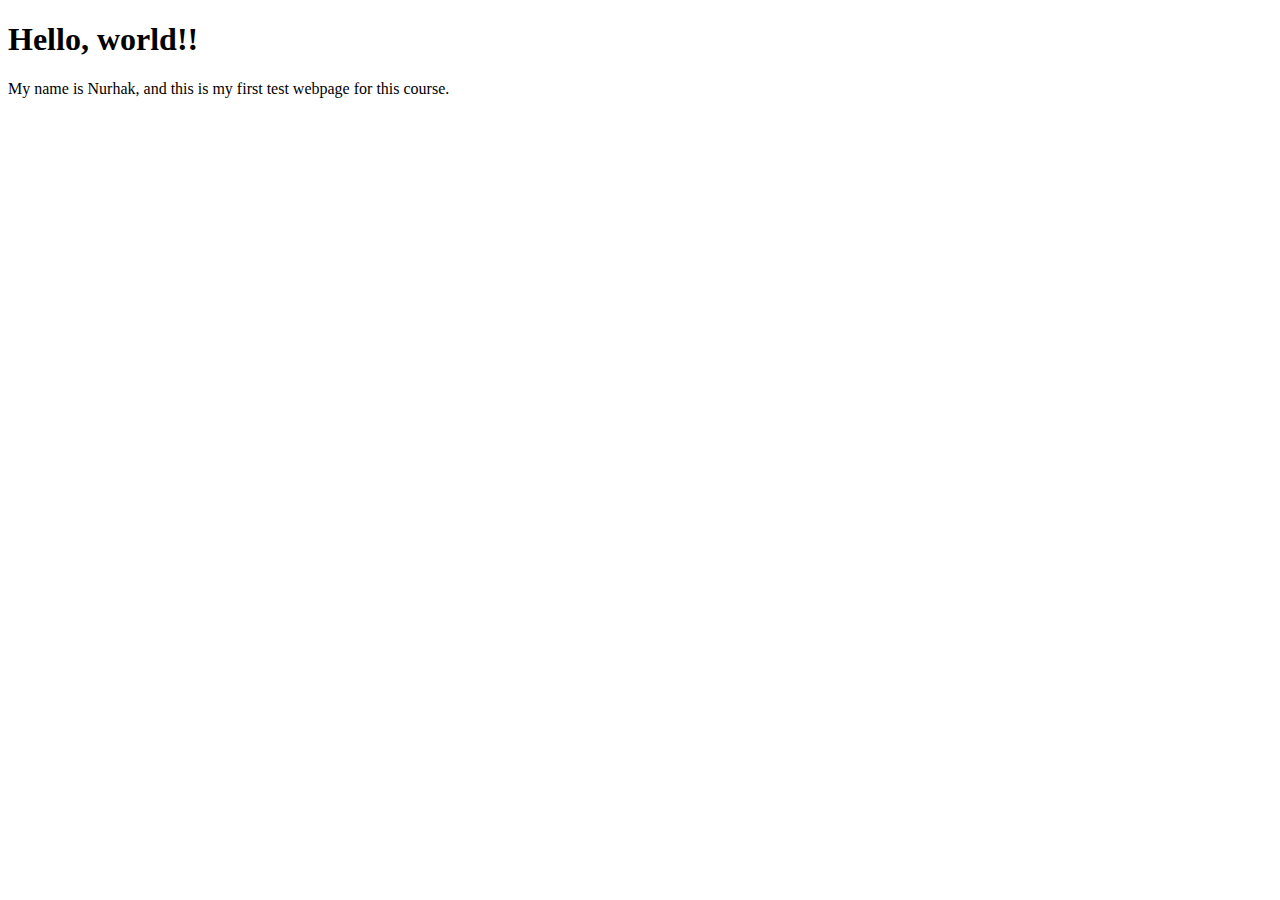
<file: 01-Test/index.html>
<!DOCTYPE html>
<html lang="en">
  <head>
    <meta charset="UTF-8" />
    <meta name="viewport" content="width=device-width, initial-scale=1.0" />
    <title>My webpage title</title>
  </head>
  <body>
    <h1>Hello, world!!</h1>
    <p>My name is Nurhak, and this is my first test webpage for this course.</p>
  </body>
</html>
</file>
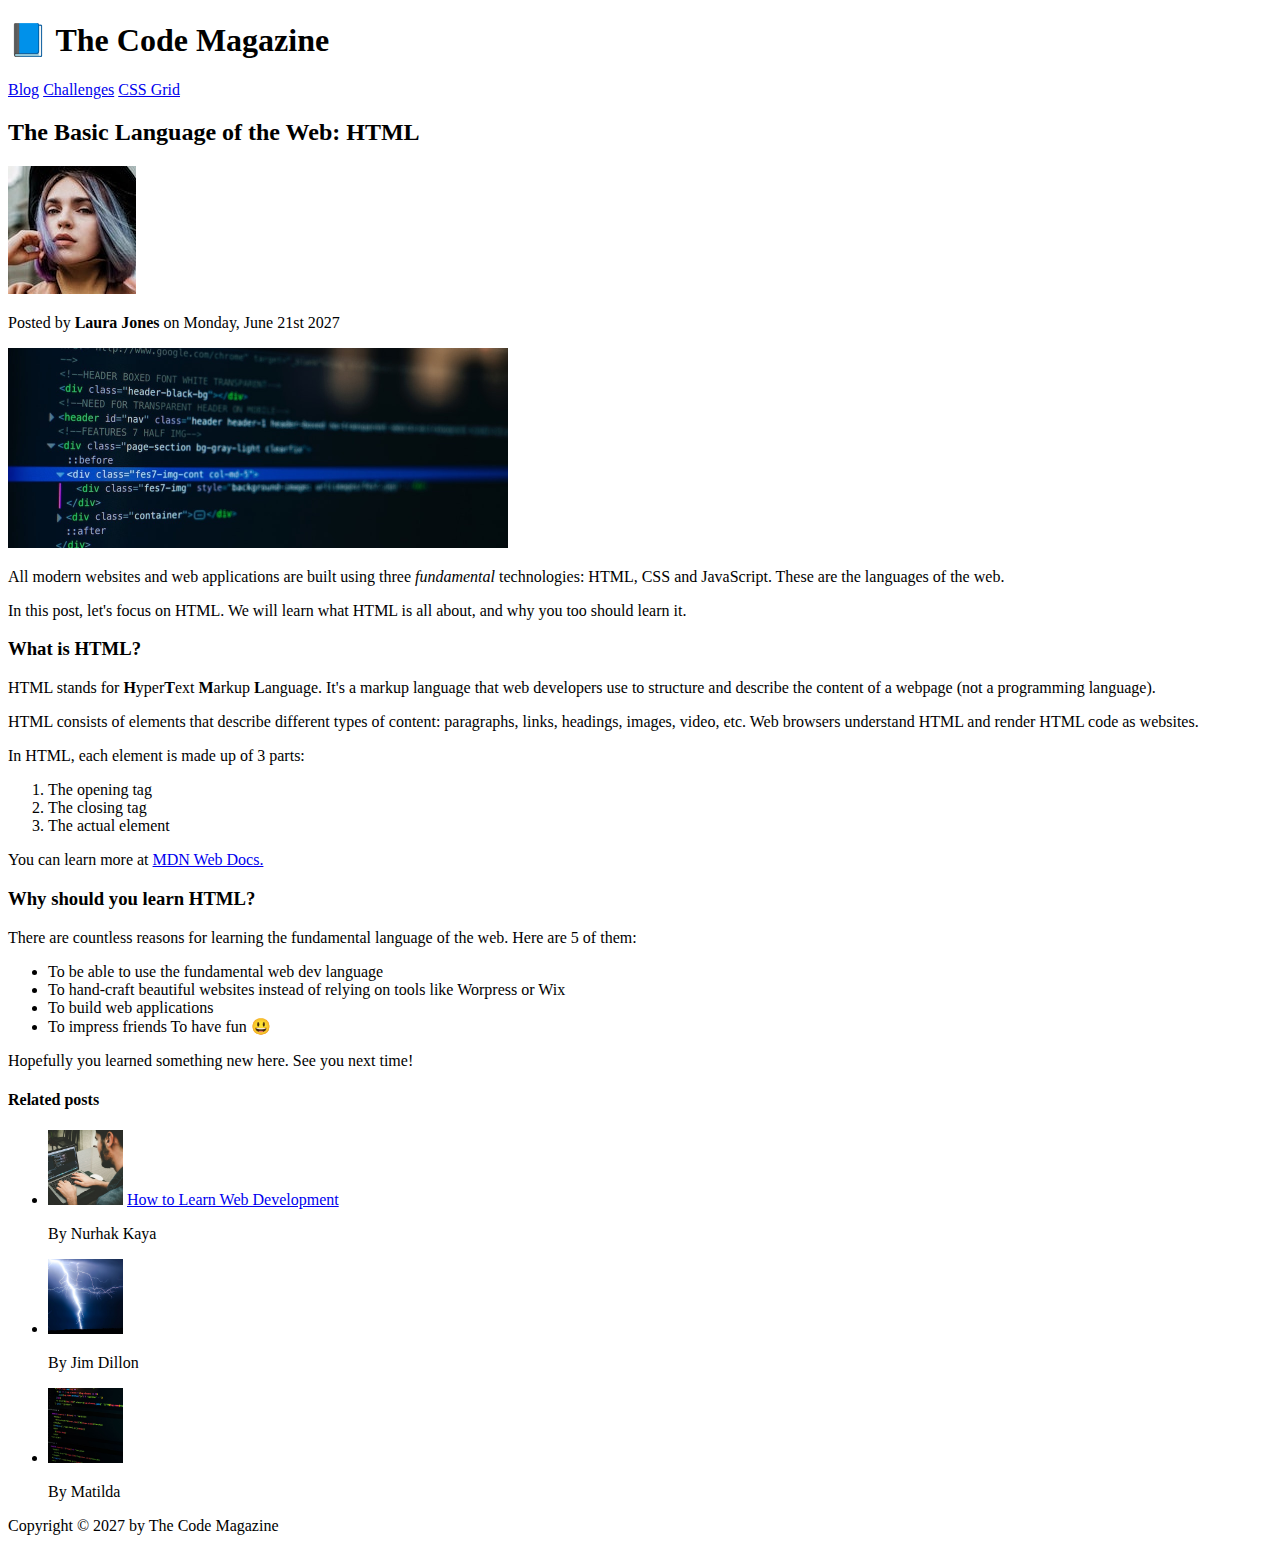
<file: 02-HTML-Fundamentals/index.html>
<!DOCTYPE html>
<html lang="en">
  <head>
    <meta charset="UTF-8" />
    <title>The Basic Language of the Web: HTML</title>
  </head>

  <body>
    <!--
    <h1>The Basic Language of the Web: HTML</h1>
    <h2>The Basic Language of the Web: HTML</h2>
    <h3>The Basic Language of the Web: HTML</h3>
    <h4>The Basic Language of the Web: HTML</h4>
    <h5>The Basic Language of the Web: HTML</h5>
    <h6>The Basic Language of the Web: HTML</h6>
    -->
    <header>
      <h1>📘 The Code Magazine</h1>

      <nav>
        <a href="blog.html">Blog</a>
        <a href="#">Challenges</a>
        <a href="#">CSS Grid</a>
      </nav>
    </header>
    <article>
      <header>
        <h2>The Basic Language of the Web: HTML</h2>
        <img
          src="img/laura-jones.jpg"
          alt="Photo of a woman who has long purple hair and a hat on her head and she is touching her face with her right hand's fingers"
          width="128"
          height="128"
        />
        <p>Posted by <strong>Laura Jones</strong> on Monday, June 21st 2027</p>

        <img
          src="img/post-img.jpg"
          alt="HTML code on a screen"
          width="500"
          height="200"
        />
      </header>
      <p>
        All modern websites and web applications are built using three
        <em>fundamental</em>
        technologies: HTML, CSS and JavaScript. These are the languages of the
        web.
      </p>
      <p>
        In this post, let's focus on HTML. We will learn what HTML is all about,
        and why you too should learn it.
      </p>
      <h3>What is HTML?</h3>
      <p>
        HTML stands for <strong>H</strong>yper<strong>T</strong>ext
        <strong>M</strong>arkup <strong>L</strong>anguage. It's a markup
        language that web developers use to structure and describe the content
        of a webpage (not a programming language).
      </p>
      <p>
        HTML consists of elements that describe different types of content:
        paragraphs, links, headings, images, video, etc. Web browsers understand
        HTML and render HTML code as websites.
      </p>
      <p>In HTML, each element is made up of 3 parts:</p>
      <ol>
        <li>The opening tag</li>
        <li>The closing tag</li>
        <li>The actual element</li>
      </ol>
      <p>
        You can learn more at
        <a
          href="https://developer.mozilla.org/en-US/docs/Web/HTML"
          target="_blank"
          >MDN Web Docs.</a
        >
      </p>
      <h3>Why should you learn HTML?</h3>
      <p>
        There are countless reasons for learning the fundamental language of the
        web. Here are 5 of them:
      </p>
      <ul>
        <li>To be able to use the fundamental web dev language</li>
        <li>
          To hand-craft beautiful websites instead of relying on tools like
          Worpress or Wix
        </li>
        <li>To build web applications</li>
        <li>To impress friends To have fun 😃</li>
      </ul>

      <p>Hopefully you learned something new here. See you next time!</p>
    </article>

    <aside>
      <h4>Related posts</h4>
      <ul>
        <li>
          <img
            src="img/related-1.jpg"
            alt="A man typing on a laptop, writing some code on a black screen"
            width="75"
            height="75"
          />
          <a href="#">How to Learn Web Development</a>
          <p>By Nurhak Kaya</p>
        </li>
        <li>
          <img
            src="img/related-2.jpg"
            alt="Thunders and lighning in the dark sky, hitting a forest"
            width="75"
            height="75"
          />
          <p>By Jim Dillon</p>
        </li>
        <li>
          <img
            src="img/related-3.jpg"
            alt="A piece of code on a dark sreen"
            width="75"
            height="75"
          />
          <p>By Matilda</p>
        </li>
      </ul>
    </aside>

    <footer>Copyright &copy; 2027 by The Code Magazine</footer>
  </body>
</html>
</file>
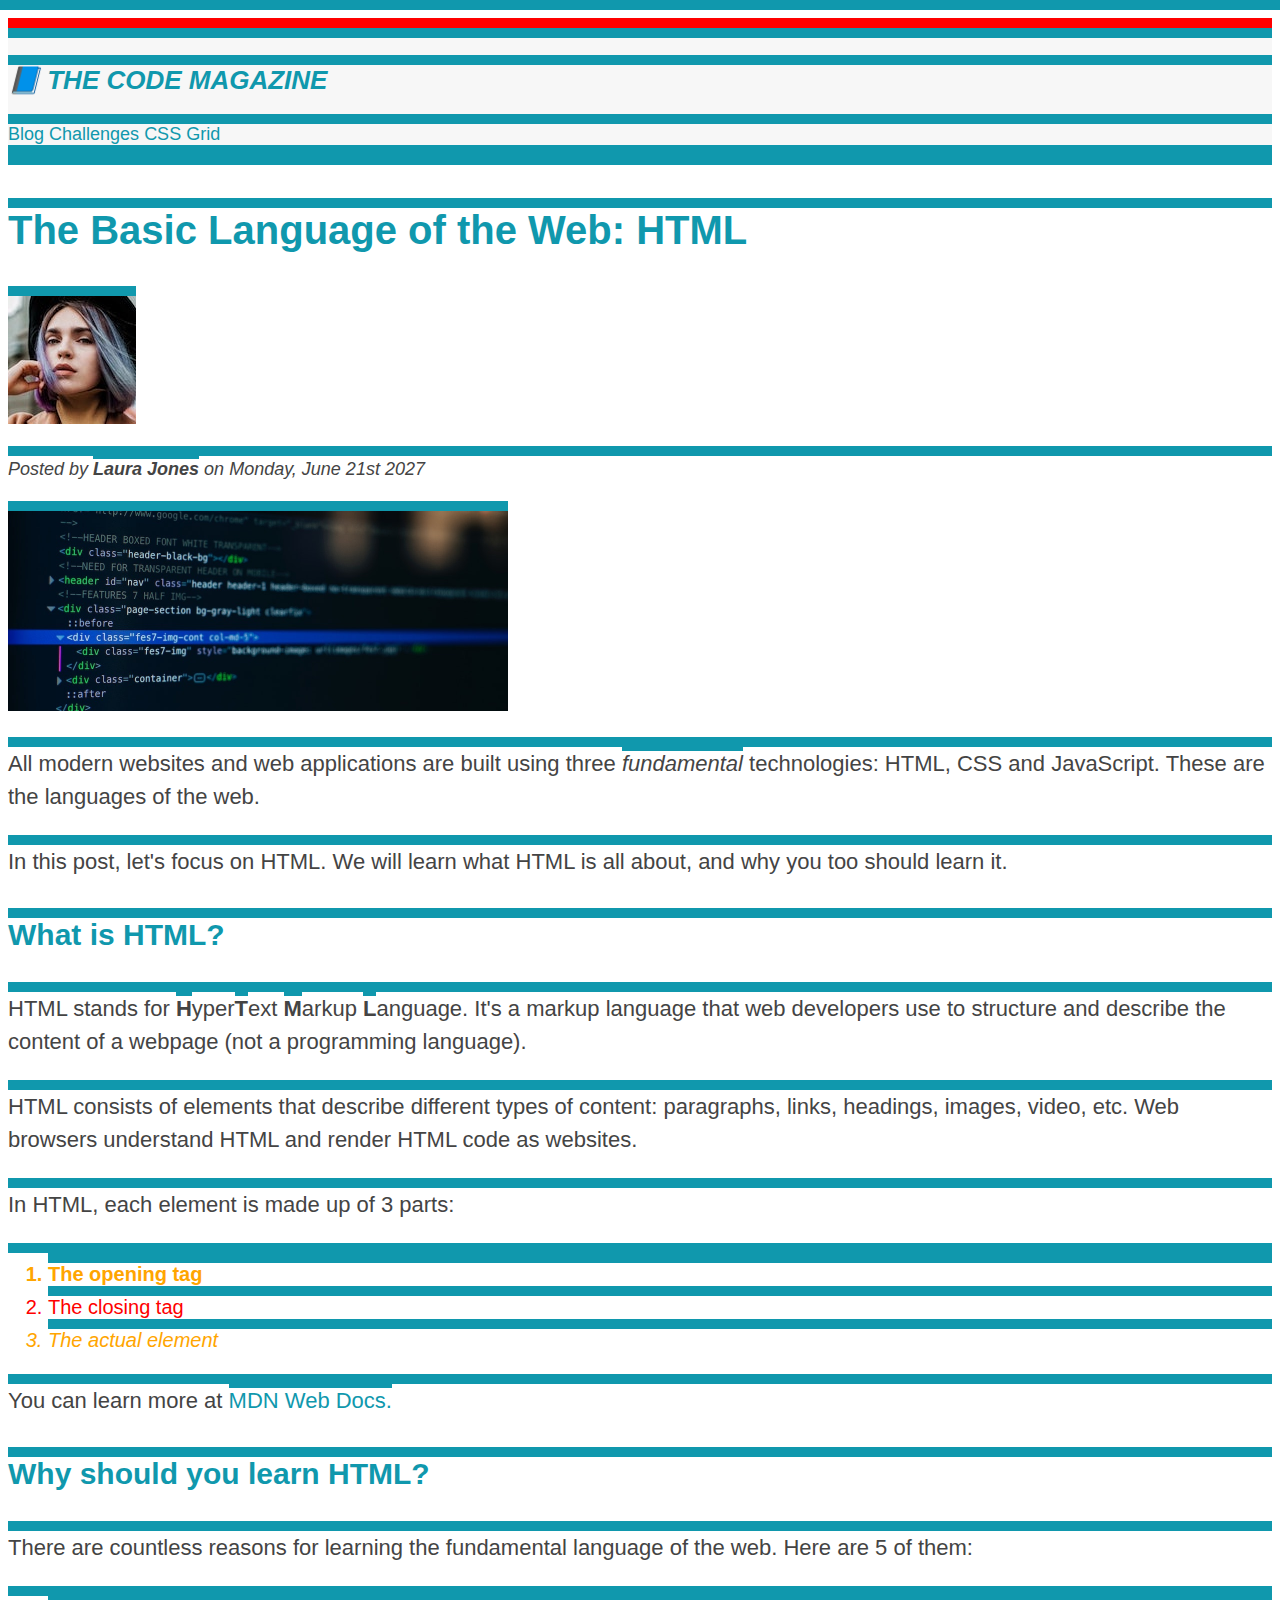
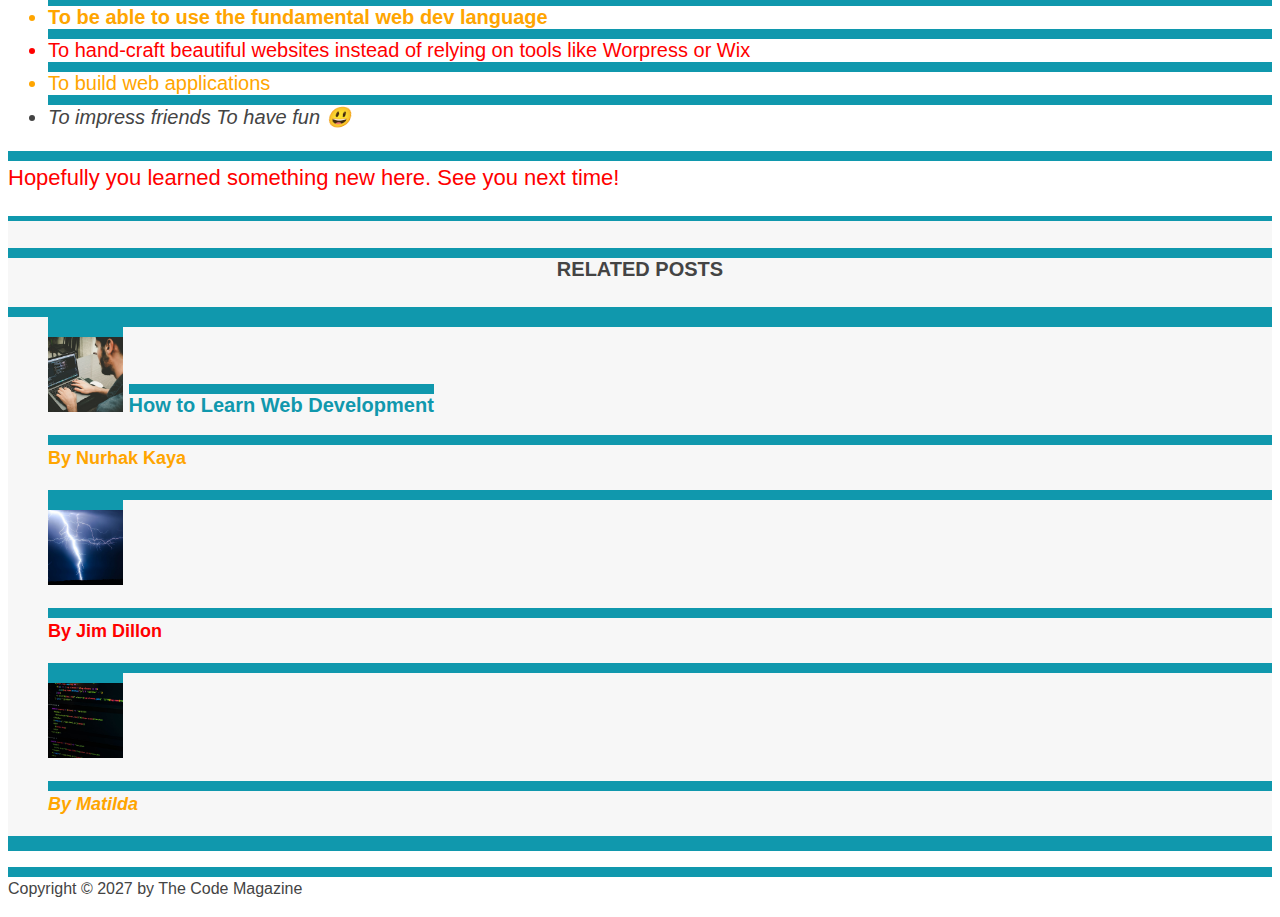
<file: 03-CSS-Fundamentals/index.html>
<!DOCTYPE html>
<html lang="en">
  <head>
    <meta charset="UTF-8" />
    <link href="style.css" rel="stylesheet" />
    <title>The Basic Language of the Web: HTML</title>
  </head>

  <body>
    <!--
    <h1>The Basic Language of the Web: HTML</h1>
    <h2>The Basic Language of the Web: HTML</h2>
    <h3>The Basic Language of the Web: HTML</h3>
    <h4>The Basic Language of the Web: HTML</h4>
    <h5>The Basic Language of the Web: HTML</h5>
    <h6>The Basic Language of the Web: HTML</h6>
    -->
    <header class="main-header">
      <h1>📘 The Code Magazine</h1>

      <nav>
        <!-- <strong>This is the navigation</strong> -->
        <a href="blog.html">Blog</a>
        <a href="#">Challenges</a>
        <a href="#">CSS Grid</a>
      </nav>
    </header>
    <article>
      <header>
        <h2>The Basic Language of the Web: HTML</h2>
        <img
          src="img/laura-jones.jpg"
          alt="Photo of a woman who has long purple hair and a hat on her head and she is touching her face with her right hand's fingers"
          width="128"
          height="128"
        />
        <p id="author">
          Posted by <strong>Laura Jones</strong> on Monday, June 21st 2027
        </p>

        <img
          src="img/post-img.jpg"
          alt="HTML code on a screen"
          width="500"
          height="200"
        />
      </header>
      <p>
        All modern websites and web applications are built using three
        <em>fundamental</em>
        technologies: HTML, CSS and JavaScript. These are the languages of the
        web.
      </p>
      <p>
        In this post, let's focus on HTML. We will learn what HTML is all about,
        and why you too should learn it.
      </p>
      <h3>What is HTML?</h3>
      <p>
        HTML stands for <strong>H</strong>yper<strong>T</strong>ext
        <strong>M</strong>arkup <strong>L</strong>anguage. It's a markup
        language that web developers use to structure and describe the content
        of a webpage (not a programming language).
      </p>
      <p>
        HTML consists of elements that describe different types of content:
        paragraphs, links, headings, images, video, etc. Web browsers understand
        HTML and render HTML code as websites.
      </p>
      <p>In HTML, each element is made up of 3 parts:</p>
      <ol>
        <li class="first-li">The opening tag</li>
        <li>The closing tag</li>
        <li>The actual element</li>
      </ol>
      <p>
        You can learn more at
        <a
          href="https://developer.mozilla.org/en-US/docs/Web/HTML"
          target="_blank"
          >MDN Web Docs.</a
        >
      </p>
      <h3>Why should you learn HTML?</h3>
      <p>
        There are countless reasons for learning the fundamental language of the
        web. Here are 5 of them:
      </p>
      <ul>
        <li class="first-li">
          To be able to use the fundamental web dev language
        </li>
        <li>
          To hand-craft beautiful websites instead of relying on tools like
          Worpress or Wix
        </li>
        <li>To build web applications</li>
        <li>To impress friends To have fun 😃</li>
      </ul>

      <p>Hopefully you learned something new here. See you next time!</p>
    </article>
    <aside>
      <h4>Related posts</h4>
      <ul class="related">
        <li>
          <img
            src="img/related-1.jpg"
            alt="A man typing on a laptop, writing some code on a black screen"
            width="75"
            height="75"
          />
          <a href="#">How to Learn Web Development</a>
          <p class="related-author">By Nurhak Kaya</p>
        </li>
        <li>
          <img
            src="img/related-2.jpg"
            alt="Thunders and lighning in the dark sky, hitting a forest"
            width="75"
            height="75"
          />
          <p class="related-author">By Jim Dillon</p>
        </li>
        <li>
          <img
            src="img/related-3.jpg"
            alt="A piece of code on a dark sreen"
            width="75"
            height="75"
          />
          <p class="related-author">By Matilda</p>
        </li>
      </ul>
    </aside>
    <footer>
      <p id="copyright" class="copyright text">
        Copyright &copy; 2027 by The Code Magazine
      </p>
    </footer>
  </body>
</html>
</file>
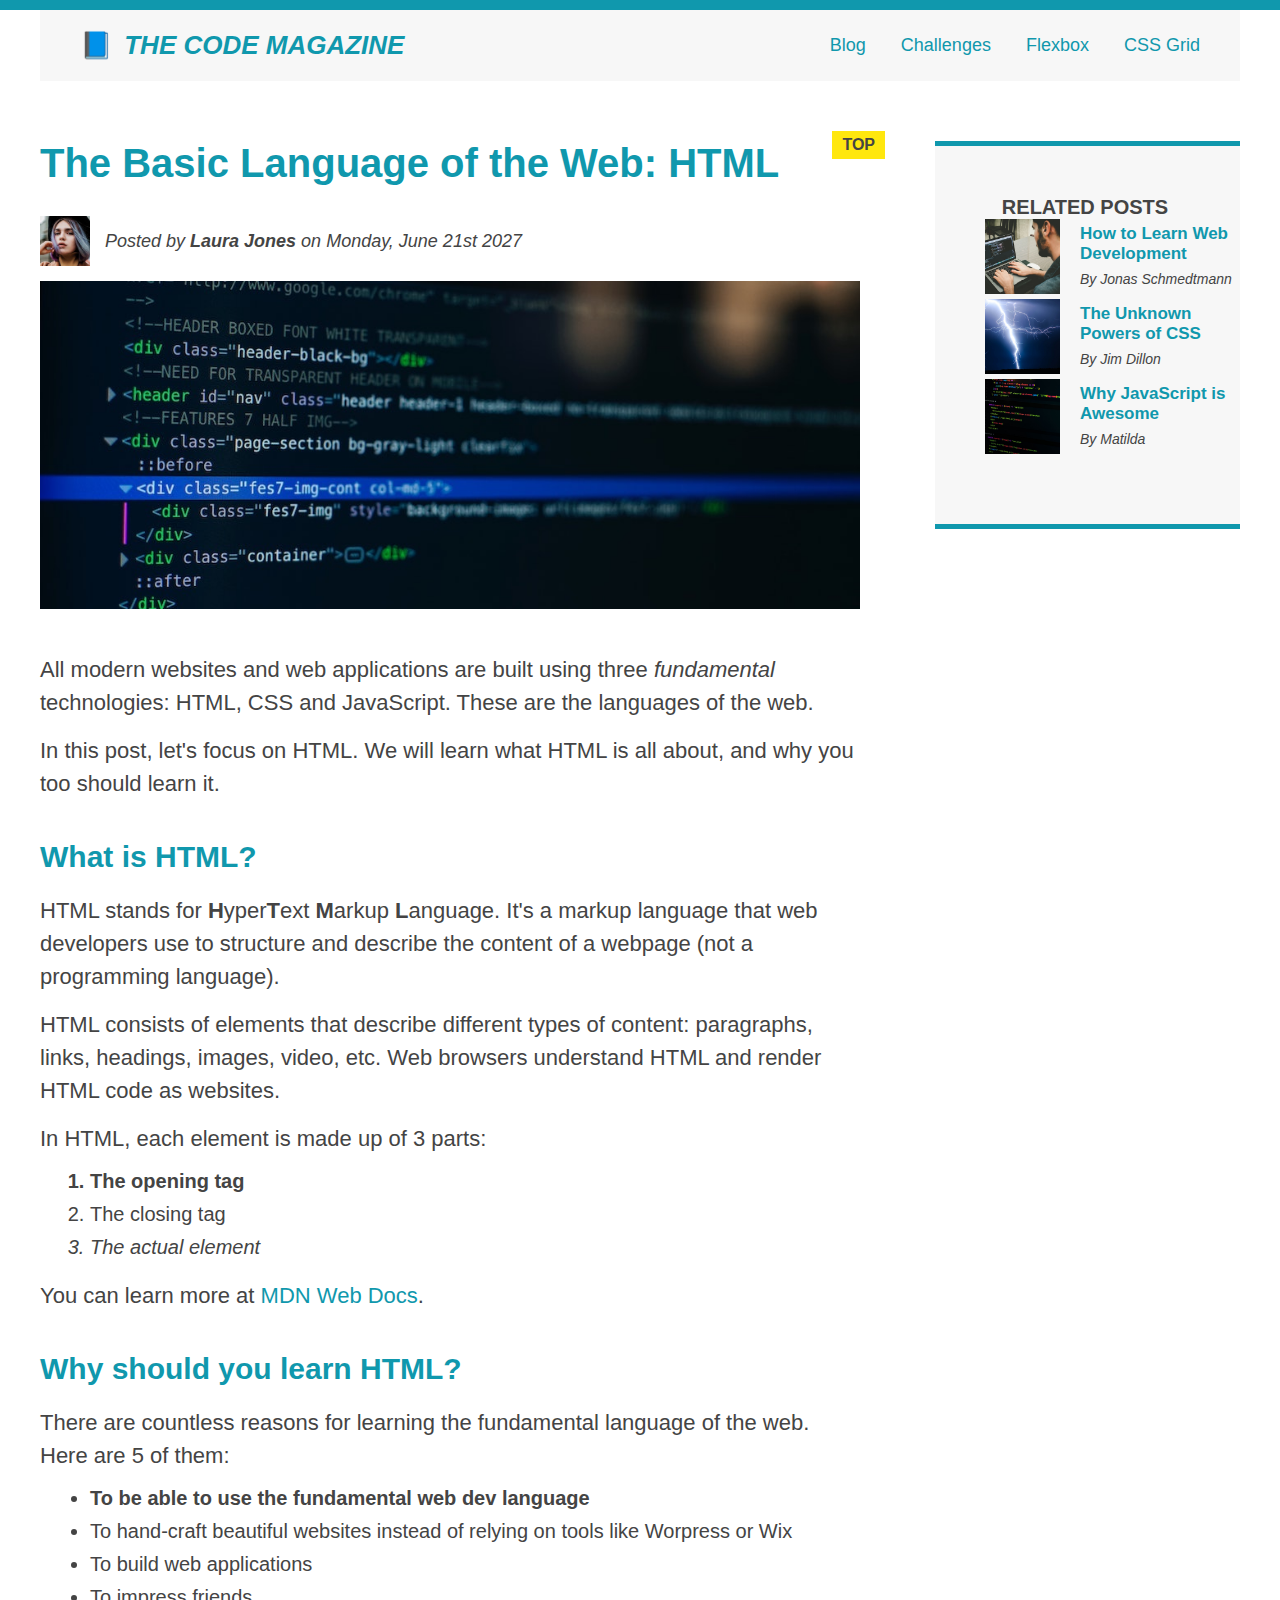
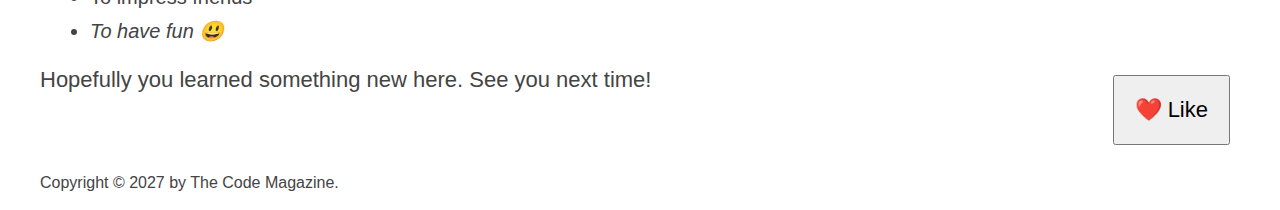
<file: 04-CSS-Layouts/index.html>
<!DOCTYPE html>
<html lang="en">
  <head>
    <meta charset="UTF-8" />
    <link href="style.css" rel="stylesheet" />

    <title>The Basic Language of the Web: HTML</title>
  </head>

  <body>
    <!--
    <h1>The Basic Language of the Web: HTML</h1>
    <h2>The Basic Language of the Web: HTML</h2>
    <h3>The Basic Language of the Web: HTML</h3>
    <h4>The Basic Language of the Web: HTML</h4>
    <h5>The Basic Language of the Web: HTML</h5>
    <h6>The Basic Language of the Web: HTML</h6>
    -->

    <div class="container">
      <header class="main-header">
        <h1>📘 The Code Magazine</h1>

        <nav>
          <!-- <strong>This is the navigation</strong> -->
          <a href="blog.html">Blog</a>
          <a href="#">Challenges</a>
          <a href="#">Flexbox</a>
          <a href="#">CSS Grid</a>
        </nav>
      </header>

      <div class="row">
        <article>
          <header class="post-header">
            <h2>The Basic Language of the Web: HTML</h2>

            <div class="author-box">
              <img
                src="img/laura-jones.jpg"
                alt="Headshot of Laura Jones"
                height="50"
                width="50"
              />

              <p id="author" class="author">
                Posted by <strong>Laura Jones</strong> on Monday, June 21st 2027
              </p>
            </div>

            <img
              src="img/post-img.jpg"
              alt="HTML code on a screen"
              width="500"
              height="200"
              class="post-img"
            />
            <button>❤️ Like</button>
          </header>

          <p>
            All modern websites and web applications are built using three
            <em>fundamental</em>
            technologies: HTML, CSS and JavaScript. These are the languages of
            the web.
          </p>

          <p>
            In this post, let's focus on HTML. We will learn what HTML is all
            about, and why you too should learn it.
          </p>

          <h3>What is HTML?</h3>
          <p>
            HTML stands for <strong>H</strong>yper<strong>T</strong>ext
            <strong>M</strong>arkup <strong>L</strong>anguage. It's a markup
            language that web developers use to structure and describe the
            content of a webpage (not a programming language).
          </p>
          <p>
            HTML consists of elements that describe different types of content:
            paragraphs, links, headings, images, video, etc. Web browsers
            understand HTML and render HTML code as websites.
          </p>
          <p>In HTML, each element is made up of 3 parts:</p>

          <ol>
            <li class="first-li">The opening tag</li>
            <li>The closing tag</li>
            <li>The actual element</li>
          </ol>

          <p>
            You can learn more at
            <a
              href="https://developer.mozilla.org/en-US/docs/Web/HTML"
              target="_blank"
              >MDN Web Docs</a
            >.
          </p>

          <h3>Why should you learn HTML?</h3>

          <p>
            There are countless reasons for learning the fundamental language of
            the web. Here are 5 of them:
          </p>

          <ul>
            <li class="first-li">
              To be able to use the fundamental web dev language
            </li>
            <li>
              To hand-craft beautiful websites instead of relying on tools like
              Worpress or Wix
            </li>
            <li>To build web applications</li>
            <li>To impress friends</li>
            <li>To have fun 😃</li>
          </ul>

          <p>Hopefully you learned something new here. See you next time!</p>
        </article>

        <aside>
          <h4>Related posts</h4>

          <ul class="related">
            <li class="related-post">
              <img
                src="img/related-1.jpg"
                alt="Person programming"
                width="75"
                height="75"
              />
              <div>
                <a href="#" class="related-link"
                  >How to Learn Web Development</a
                >
                <p class="related-author">By Jonas Schmedtmann</p>
              </div>
            </li>
            <li class="related-post">
              <img
                src="img/related-2.jpg"
                alt="Lightning"
                width="75"
                height="75"
              />
              <div>
                <a href="#" class="related-link">The Unknown Powers of CSS</a>
                <p class="related-author">By Jim Dillon</p>
              </div>
            </li>
            <li class="related-post">
              <img
                src="img/related-3.jpg"
                alt="JavaScript code on a screen"
                width="75"
                height="75"
              />
              <div>
                <a href="#" class="related-link">Why JavaScript is Awesome</a>
                <p class="related-author">By Matilda</p>
              </div>
            </li>
          </ul>
        </aside>
      </div>
      <footer>
        <p id="copyright" class="copyright text">
          Copyright &copy; 2027 by The Code Magazine.
        </p>
      </footer>
    </div>
  </body>
</html>
</file>
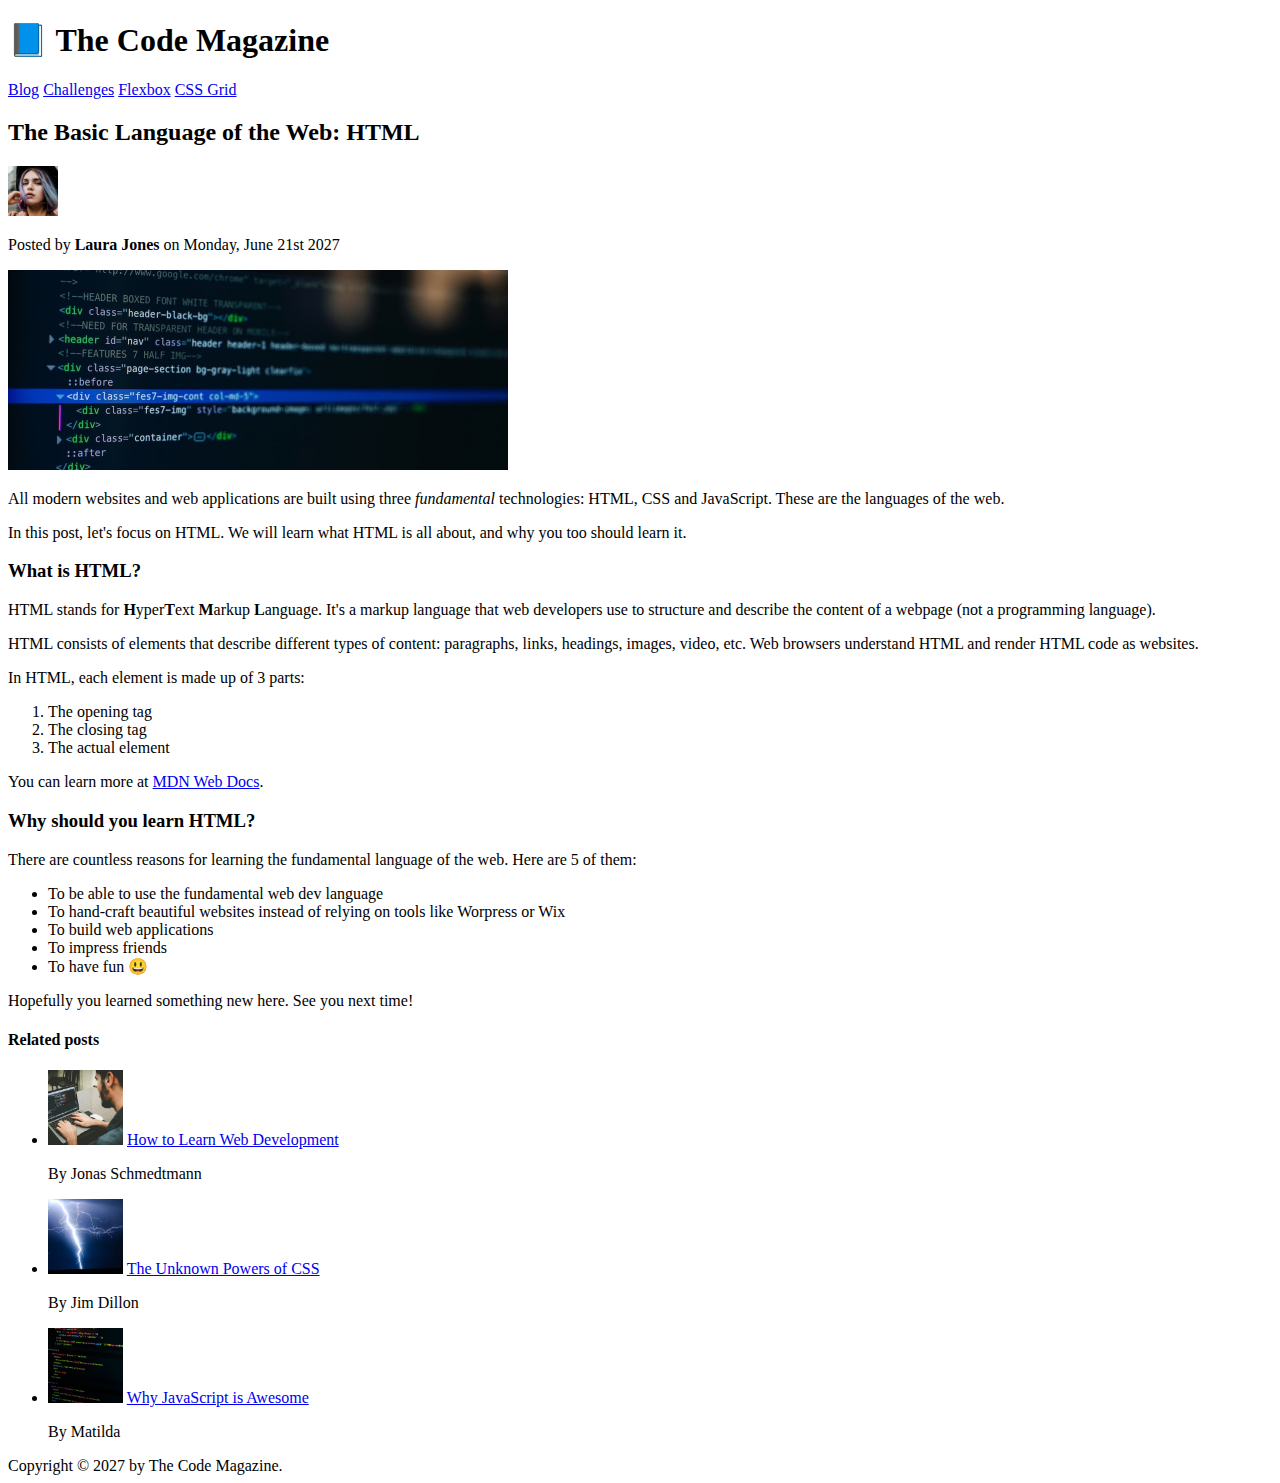
<file: html-css-course-master/final/02-HTML-Fundamentals/index.html>
<!DOCTYPE html>
<html lang="en">
  <head>
    <meta charset="UTF-8" />
    <title>The Basic Language of the Web: HTML</title>
  </head>

  <body>
    <!--
    <h1>The Basic Language of the Web: HTML</h1>
    <h2>The Basic Language of the Web: HTML</h2>
    <h3>The Basic Language of the Web: HTML</h3>
    <h4>The Basic Language of the Web: HTML</h4>
    <h5>The Basic Language of the Web: HTML</h5>
    <h6>The Basic Language of the Web: HTML</h6>
    -->

    <header>
      <h1>📘 The Code Magazine</h1>

      <nav>
        <a href="blog.html">Blog</a>
        <a href="#">Challenges</a>
        <a href="#">Flexbox</a>
        <a href="#">CSS Grid</a>
      </nav>
    </header>

    <article>
      <header>
        <h2>The Basic Language of the Web: HTML</h2>

        <img
          src="img/laura-jones.jpg"
          alt="Headshot of Laura Jones"
          height="50"
          width="50"
        />

        <p>Posted by <strong>Laura Jones</strong> on Monday, June 21st 2027</p>

        <img
          src="img/post-img.jpg"
          alt="HTML code on a screen"
          width="500"
          height="200"
        />
      </header>

      <p>
        All modern websites and web applications are built using three
        <em>fundamental</em>
        technologies: HTML, CSS and JavaScript. These are the languages of the
        web.
      </p>

      <p>
        In this post, let's focus on HTML. We will learn what HTML is all about,
        and why you too should learn it.
      </p>

      <h3>What is HTML?</h3>
      <p>
        HTML stands for <strong>H</strong>yper<strong>T</strong>ext
        <strong>M</strong>arkup <strong>L</strong>anguage. It's a markup
        language that web developers use to structure and describe the content
        of a webpage (not a programming language).
      </p>
      <p>
        HTML consists of elements that describe different types of content:
        paragraphs, links, headings, images, video, etc. Web browsers understand
        HTML and render HTML code as websites.
      </p>
      <p>In HTML, each element is made up of 3 parts:</p>

      <ol>
        <li>The opening tag</li>
        <li>The closing tag</li>
        <li>The actual element</li>
      </ol>

      <p>
        You can learn more at
        <a
          href="https://developer.mozilla.org/en-US/docs/Web/HTML"
          target="_blank"
          >MDN Web Docs</a
        >.
      </p>

      <h3>Why should you learn HTML?</h3>

      <p>
        There are countless reasons for learning the fundamental language of the
        web. Here are 5 of them:
      </p>

      <ul>
        <li>To be able to use the fundamental web dev language</li>
        <li>
          To hand-craft beautiful websites instead of relying on tools like
          Worpress or Wix
        </li>
        <li>To build web applications</li>
        <li>To impress friends</li>
        <li>To have fun 😃</li>
      </ul>

      <p>Hopefully you learned something new here. See you next time!</p>
    </article>

    <aside>
      <h4>Related posts</h4>

      <ul>
        <li>
          <img
            src="img/related-1.jpg"
            alt="Person programming"
            width="75"
            width="75"
          />
          <a href="#">How to Learn Web Development</a>
          <p>By Jonas Schmedtmann</p>
        </li>
        <li>
          <img src="img/related-2.jpg" alt="Lightning" width="75" heigth="75" />
          <a href="#">The Unknown Powers of CSS</a>
          <p>By Jim Dillon</p>
        </li>
        <li>
          <img
            src="img/related-3.jpg"
            alt="JavaScript code on a screen"
            width="75"
            height="75"
          />
          <a href="#">Why JavaScript is Awesome</a>
          <p>By Matilda</p>
        </li>
      </ul>
    </aside>

    <footer>Copyright &copy; 2027 by The Code Magazine.</footer>
  </body>
</html>
</file>
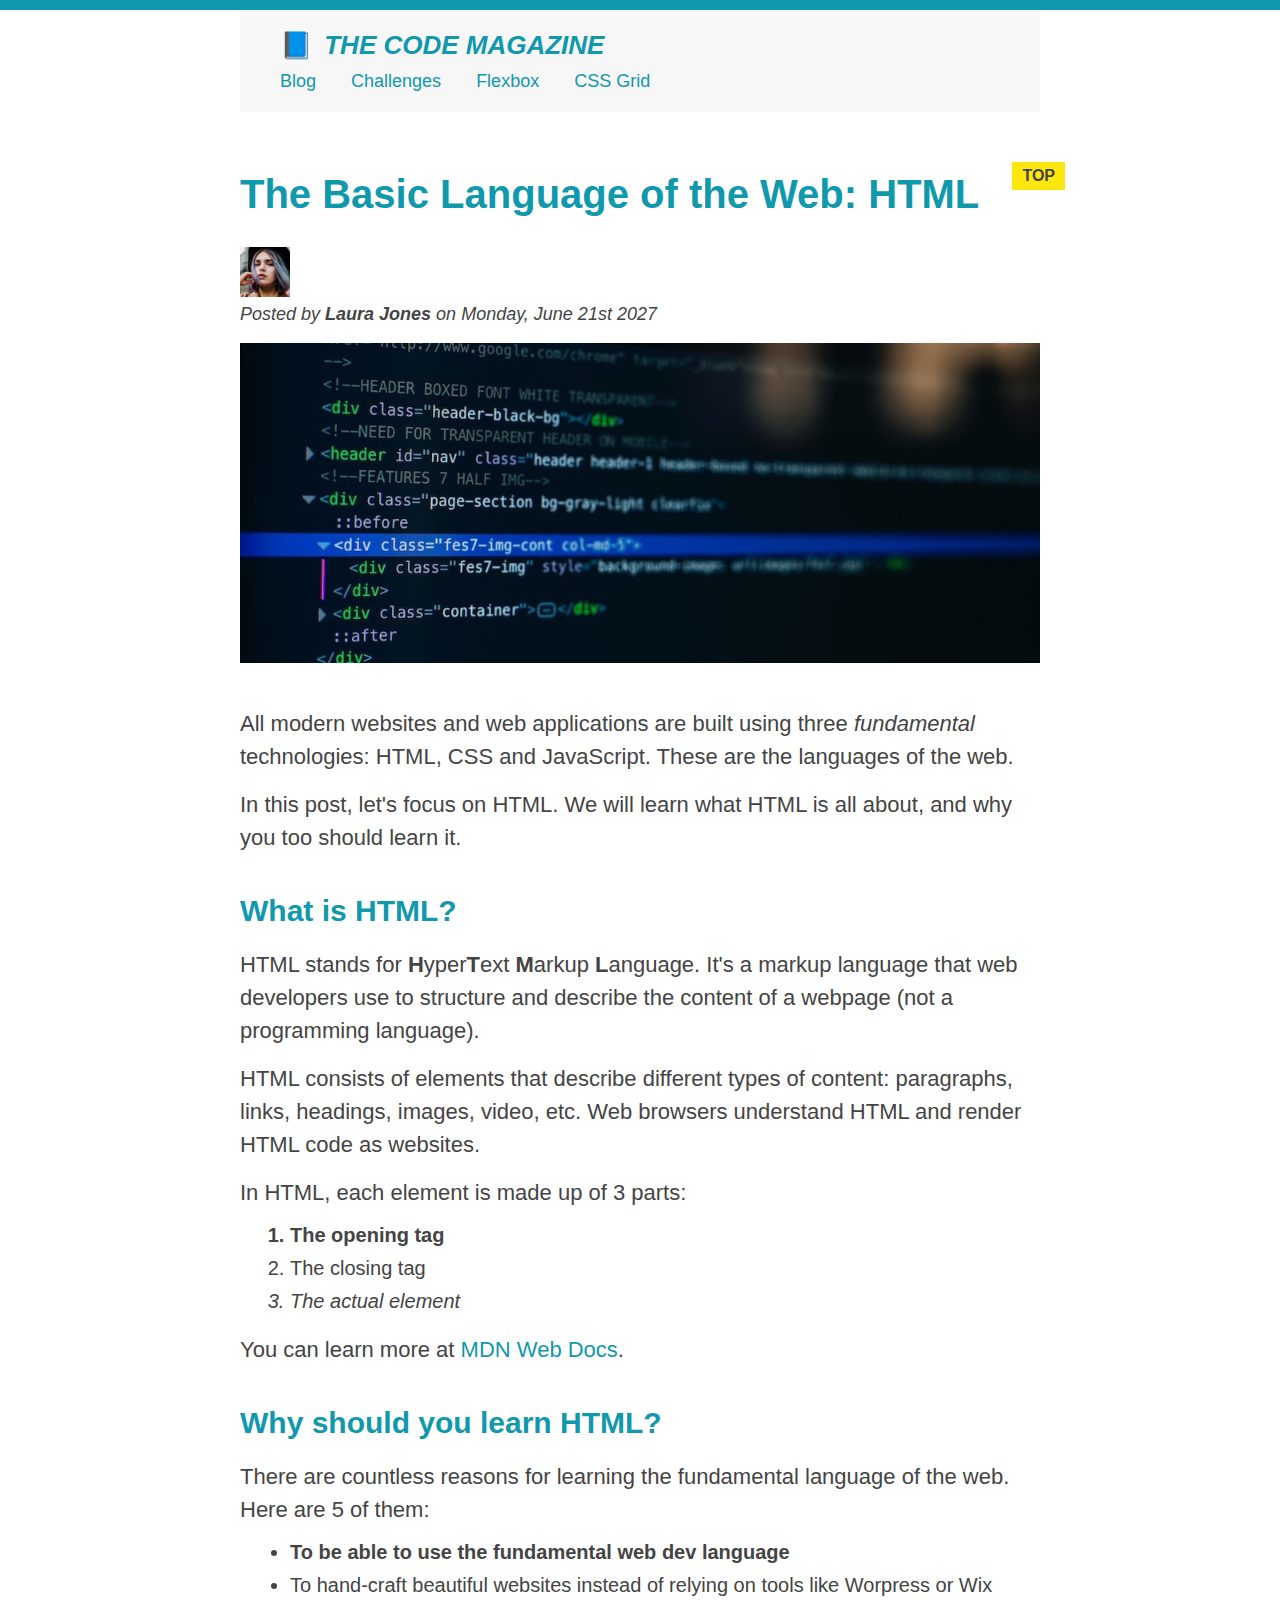
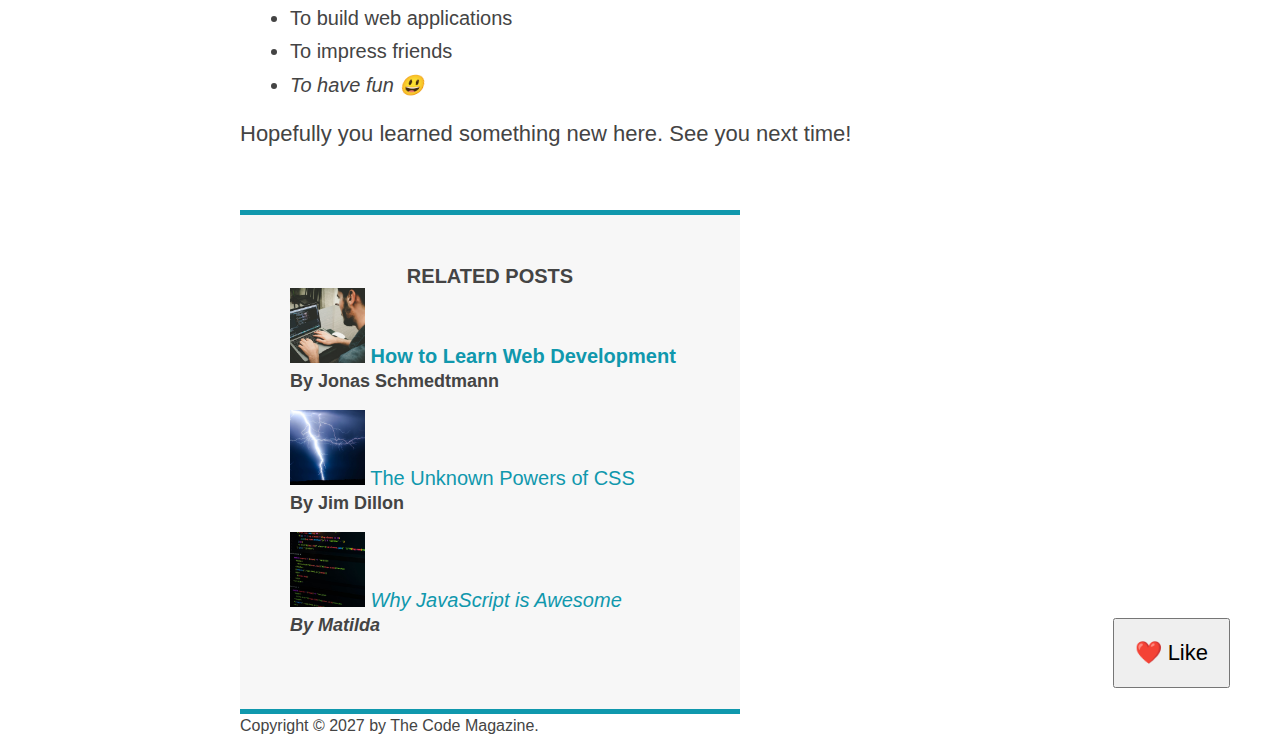
<file: html-css-course-master/final/03-CSS-Fundamentals/index.html>
<!DOCTYPE html>
<html lang="en">
  <head>
    <meta charset="UTF-8" />
    <link href="style.css" rel="stylesheet" />

    <title>The Basic Language of the Web: HTML</title>
  </head>

  <body>
    <!--
    <h1>The Basic Language of the Web: HTML</h1>
    <h2>The Basic Language of the Web: HTML</h2>
    <h3>The Basic Language of the Web: HTML</h3>
    <h4>The Basic Language of the Web: HTML</h4>
    <h5>The Basic Language of the Web: HTML</h5>
    <h6>The Basic Language of the Web: HTML</h6>
    -->

    <div class="container">
      <header class="main-header">
        <h1>📘 The Code Magazine</h1>

        <nav>
          <!-- <strong>This is the navigation</strong> -->
          <a href="blog.html">Blog</a>
          <a href="#">Challenges</a>
          <a href="#">Flexbox</a>
          <a href="#">CSS Grid</a>
        </nav>
      </header>

      <article>
        <header class="post-header">
          <h2>The Basic Language of the Web: HTML</h2>

          <img
            src="img/laura-jones.jpg"
            alt="Headshot of Laura Jones"
            height="50"
            width="50"
          />

          <p id="author">
            Posted by <strong>Laura Jones</strong> on Monday, June 21st 2027
          </p>

          <img
            src="img/post-img.jpg"
            alt="HTML code on a screen"
            width="500"
            height="200"
            class="post-img"
          />
          <button>❤️ Like</button>
        </header>

        <p>
          All modern websites and web applications are built using three
          <em>fundamental</em>
          technologies: HTML, CSS and JavaScript. These are the languages of the
          web.
        </p>

        <p>
          In this post, let's focus on HTML. We will learn what HTML is all
          about, and why you too should learn it.
        </p>

        <h3>What is HTML?</h3>
        <p>
          HTML stands for <strong>H</strong>yper<strong>T</strong>ext
          <strong>M</strong>arkup <strong>L</strong>anguage. It's a markup
          language that web developers use to structure and describe the content
          of a webpage (not a programming language).
        </p>
        <p>
          HTML consists of elements that describe different types of content:
          paragraphs, links, headings, images, video, etc. Web browsers
          understand HTML and render HTML code as websites.
        </p>
        <p>In HTML, each element is made up of 3 parts:</p>

        <ol>
          <li class="first-li">The opening tag</li>
          <li>The closing tag</li>
          <li>The actual element</li>
        </ol>

        <p>
          You can learn more at
          <a
            href="https://developer.mozilla.org/en-US/docs/Web/HTML"
            target="_blank"
            >MDN Web Docs</a
          >.
        </p>

        <h3>Why should you learn HTML?</h3>

        <p>
          There are countless reasons for learning the fundamental language of
          the web. Here are 5 of them:
        </p>

        <ul>
          <li class="first-li">
            To be able to use the fundamental web dev language
          </li>
          <li>
            To hand-craft beautiful websites instead of relying on tools like
            Worpress or Wix
          </li>
          <li>To build web applications</li>
          <li>To impress friends</li>
          <li>To have fun 😃</li>
        </ul>

        <p>Hopefully you learned something new here. See you next time!</p>
      </article>

      <aside>
        <h4>Related posts</h4>

        <ul class="related">
          <li>
            <img
              src="img/related-1.jpg"
              alt="Person programming"
              width="75"
              height="75"
            />
            <a href="#">How to Learn Web Development</a>
            <p class="related-author">By Jonas Schmedtmann</p>
          </li>
          <li>
            <img
              src="img/related-2.jpg"
              alt="Lightning"
              width="75"
              height="75"
            />
            <a href="#">The Unknown Powers of CSS</a>
            <p class="related-author">By Jim Dillon</p>
          </li>
          <li>
            <img
              src="img/related-3.jpg"
              alt="JavaScript code on a screen"
              width="75"
              height="75"
            />
            <a href="#">Why JavaScript is Awesome</a>
            <p class="related-author">By Matilda</p>
          </li>
        </ul>
      </aside>

      <footer>
        <p id="copyright" class="copyright text">
          Copyright &copy; 2027 by The Code Magazine.
        </p>
      </footer>
    </div>
  </body>
</html>
</file>
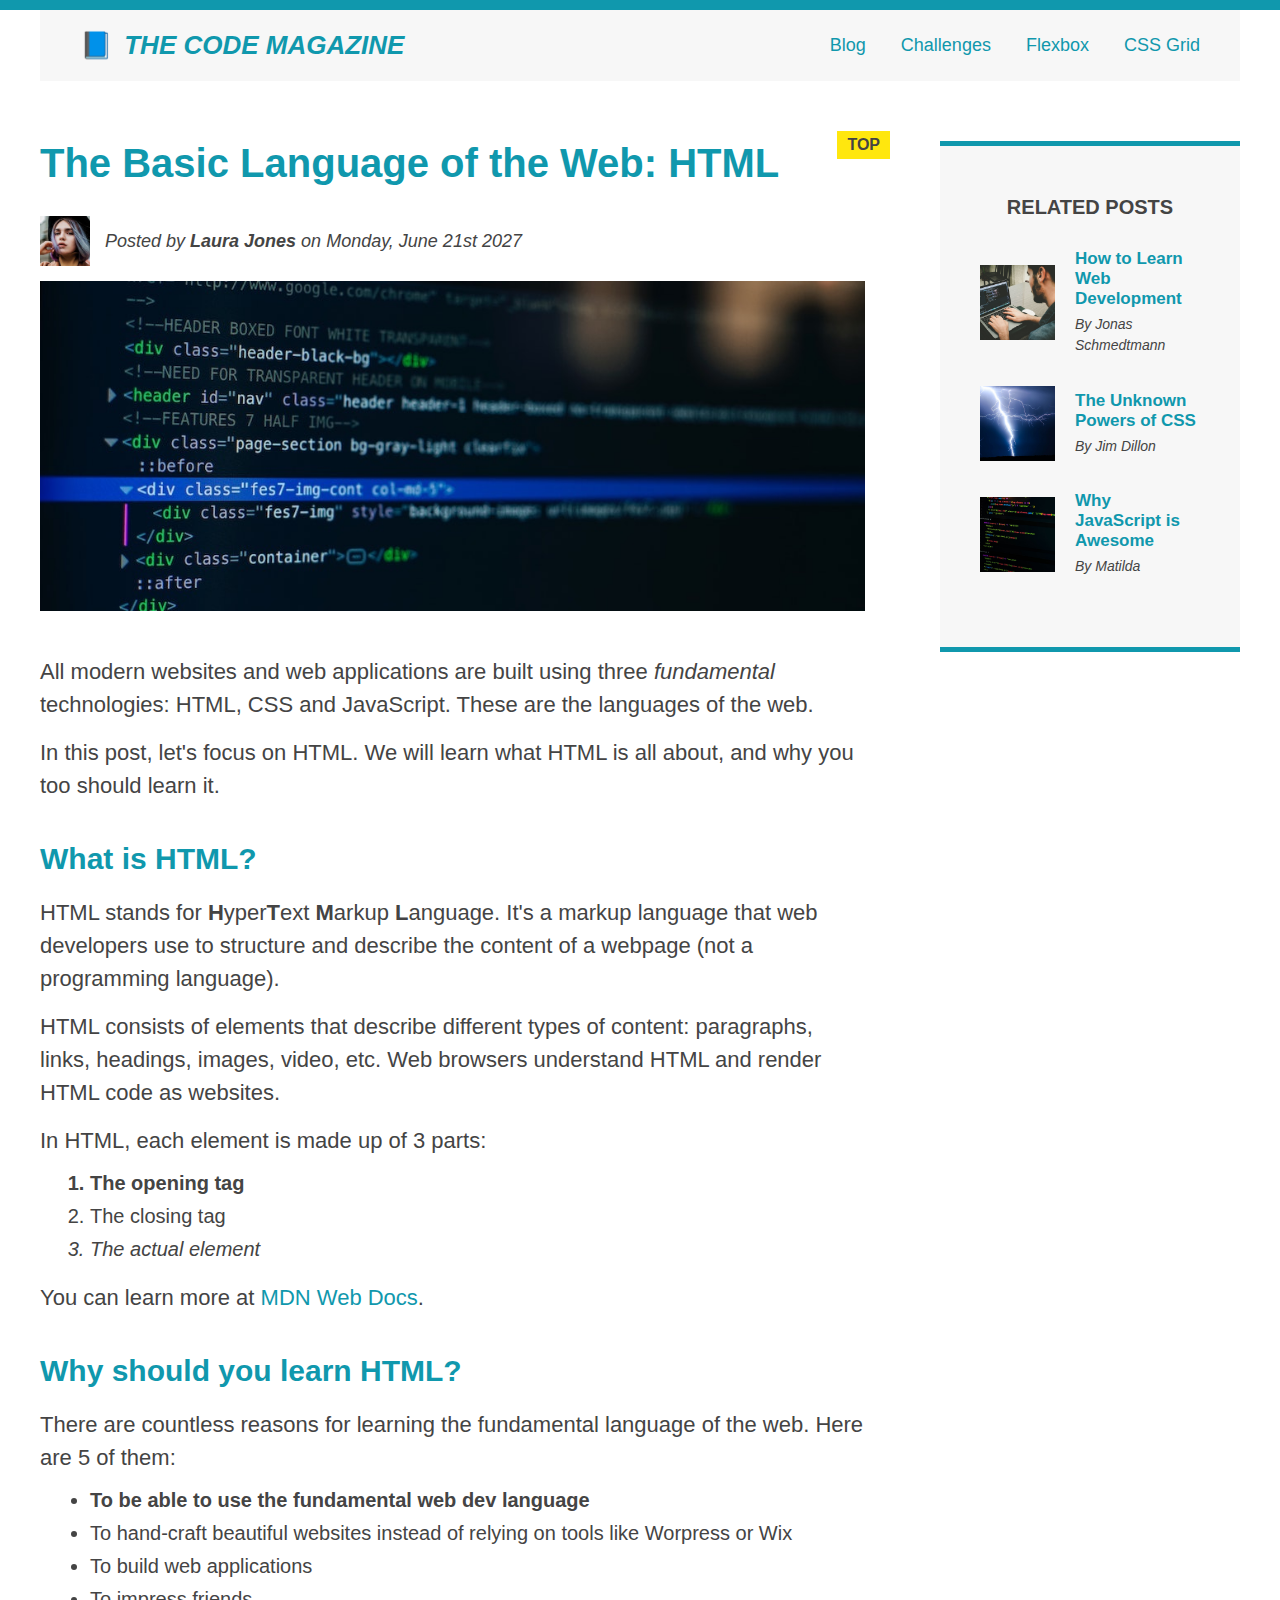
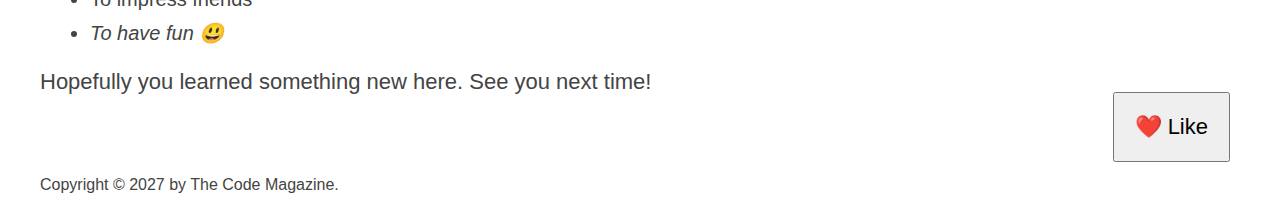
<file: html-css-course-master/final/04-CSS-Layouts/index.html>
<!DOCTYPE html>
<html lang="en">
  <head>
    <meta charset="UTF-8" />
    <link href="style.css" rel="stylesheet" />

    <title>The Basic Language of the Web: HTML</title>
  </head>

  <body>
    <!--
    <h1>The Basic Language of the Web: HTML</h1>
    <h2>The Basic Language of the Web: HTML</h2>
    <h3>The Basic Language of the Web: HTML</h3>
    <h4>The Basic Language of the Web: HTML</h4>
    <h5>The Basic Language of the Web: HTML</h5>
    <h6>The Basic Language of the Web: HTML</h6>
    -->

    <div class="container">
      <header class="main-header clearfix">
        <h1>📘 The Code Magazine</h1>

        <nav>
          <!-- <strong>This is the navigation</strong> -->
          <a href="blog.html">Blog</a>
          <a href="#">Challenges</a>
          <a href="flexbox.html">Flexbox</a>
          <a href="css-grid.html">CSS Grid</a>
        </nav>

        <!-- <div class="clear"></div> -->
      </header>

      <!-- ONLY NECESSARY FOR FLEXBOX -->
      <!-- <div class="row"> -->
      <article>
        <header class="post-header">
          <h2>The Basic Language of the Web: HTML</h2>

          <div class="author-box">
            <img
              src="img/laura-jones.jpg"
              alt="Headshot of Laura Jones"
              height="50"
              width="50"
              class="author-img"
            />

            <p id="author" class="author">
              Posted by <strong>Laura Jones</strong> on Monday, June 21st 2027
            </p>
          </div>

          <img
            src="img/post-img.jpg"
            alt="HTML code on a screen"
            width="500"
            height="200"
            class="post-img"
          />
          <button>❤️ Like</button>
        </header>

        <p>
          All modern websites and web applications are built using three
          <em>fundamental</em>
          technologies: HTML, CSS and JavaScript. These are the languages of the
          web.
        </p>

        <p>
          In this post, let's focus on HTML. We will learn what HTML is all
          about, and why you too should learn it.
        </p>

        <h3>What is HTML?</h3>
        <p>
          HTML stands for <strong>H</strong>yper<strong>T</strong>ext
          <strong>M</strong>arkup <strong>L</strong>anguage. It's a markup
          language that web developers use to structure and describe the content
          of a webpage (not a programming language).
        </p>
        <p>
          HTML consists of elements that describe different types of content:
          paragraphs, links, headings, images, video, etc. Web browsers
          understand HTML and render HTML code as websites.
        </p>
        <p>In HTML, each element is made up of 3 parts:</p>

        <ol>
          <li class="first-li">The opening tag</li>
          <li>The closing tag</li>
          <li>The actual element</li>
        </ol>

        <p>
          You can learn more at
          <a
            href="https://developer.mozilla.org/en-US/docs/Web/HTML"
            target="_blank"
            >MDN Web Docs</a
          >.
        </p>

        <h3>Why should you learn HTML?</h3>

        <p>
          There are countless reasons for learning the fundamental language of
          the web. Here are 5 of them:
        </p>

        <ul>
          <li class="first-li">
            To be able to use the fundamental web dev language
          </li>
          <li>
            To hand-craft beautiful websites instead of relying on tools like
            Worpress or Wix
          </li>
          <li>To build web applications</li>
          <li>To impress friends</li>
          <li>To have fun 😃</li>
        </ul>

        <p>Hopefully you learned something new here. See you next time!</p>
      </article>

      <aside>
        <h4>Related posts</h4>

        <ul class="related">
          <li class="related-post">
            <img
              src="img/related-1.jpg"
              alt="Person programming"
              width="75"
              height="75"
            />
            <div>
              <a href="#" class="related-link">How to Learn Web Development</a>
              <p class="related-author">By Jonas Schmedtmann</p>
            </div>
          </li>
          <li class="related-post">
            <img
              src="img/related-2.jpg"
              alt="Lightning"
              width="75"
              height="75"
            />
            <div>
              <a href="#" class="related-link">The Unknown Powers of CSS</a>
              <p class="related-author">By Jim Dillon</p>
            </div>
          </li>
          <li class="related-post">
            <img
              src="img/related-3.jpg"
              alt="JavaScript code on a screen"
              width="75"
              height="75"
            />
            <div>
              <a href="#" class="related-link">Why JavaScript is Awesome</a>
              <p class="related-author">By Matilda</p>
            </div>
          </li>
        </ul>
      </aside>
      <!-- </div> -->

      <footer>
        <p id="copyright" class="copyright text">
          Copyright &copy; 2027 by The Code Magazine.
        </p>
      </footer>
    </div>
  </body>
</html>
</file>
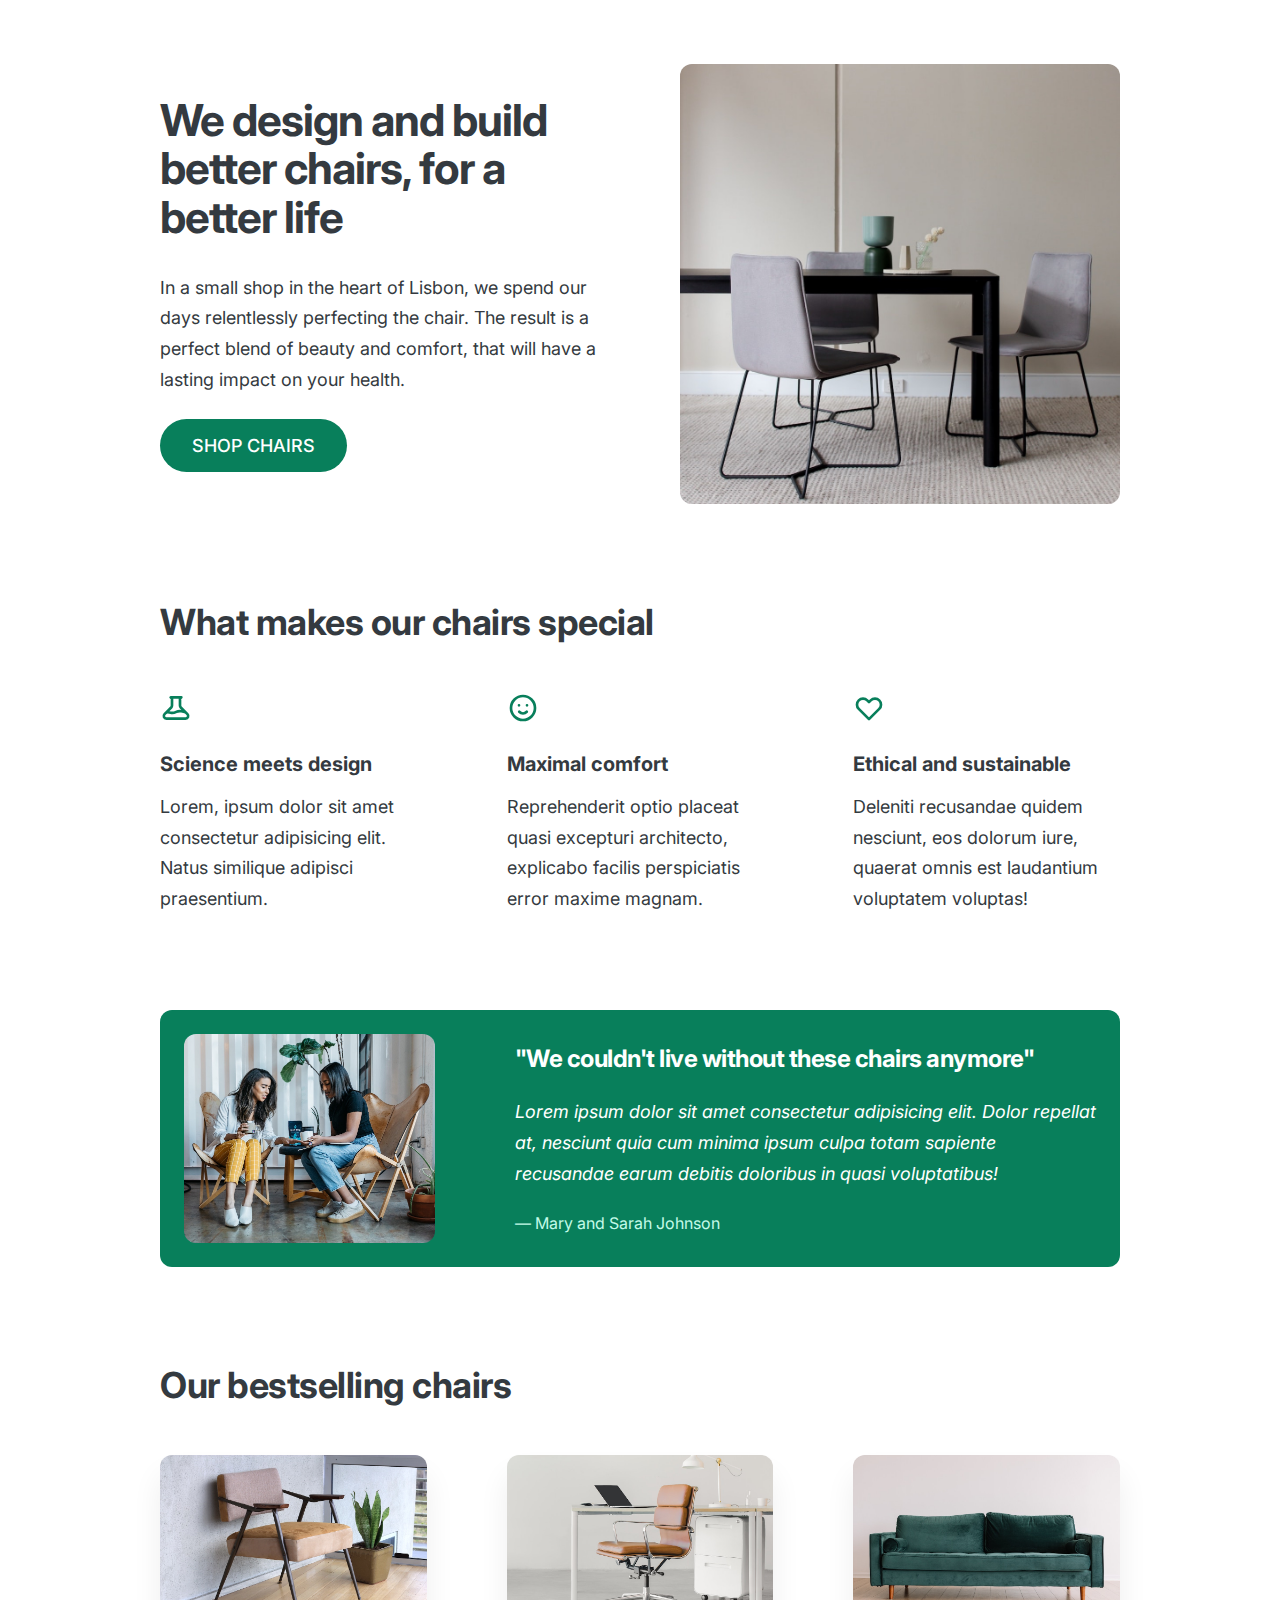
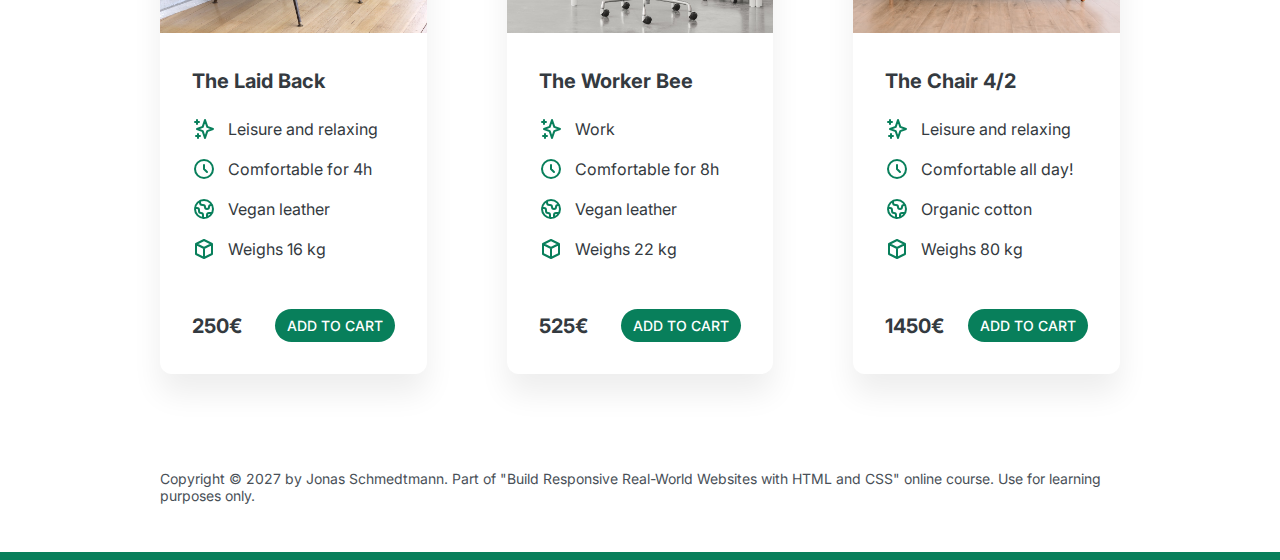
<file: html-css-course-master/final/05-Design/index.html>
<!DOCTYPE html>
<html lang="en">
  <head>
    <meta charset="UTF-8" />
    <meta http-equiv="X-UA-Compatible" content="IE=edge" />
    <meta name="viewport" content="width=device-width, initial-scale=1.0" />

    <link rel="preconnect" href="https://fonts.gstatic.com" />
    <link
      href="https://fonts.googleapis.com/css2?family=Inter:wght@400;500;700&display=swap"
      rel="stylesheet"
    />

    <link rel="stylesheet" href="style.css" />
    <title>Lisbon Chair Shop</title>
  </head>
  <body>
    <div class="container">
      <header>
        <div class="header-text-box">
          <h1>We design and build better chairs, for a better life</h1>
          <p class="header-text">
            In a small shop in the heart of Lisbon, we spend our days
            relentlessly perfecting the chair. The result is a perfect blend of
            beauty and comfort, that will have a lasting impact on your health.
          </p>
          <a class="btn btn--big" href="#">Shop chairs</a>
        </div>
        <img src="hero.jpg" alt="Photo" />
      </header>

      <section>
        <h2>What makes our chairs special</h2>
        <div class="grid-3-cols">
          <div>
            <svg
              xmlns="http://www.w3.org/2000/svg"
              class="features-icon"
              fill="none"
              viewBox="0 0 24 24"
              stroke="currentColor"
            >
              <path
                stroke-linecap="round"
                stroke-linejoin="round"
                stroke-width="2"
                d="M19.428 15.428a2 2 0 00-1.022-.547l-2.387-.477a6 6 0 00-3.86.517l-.318.158a6 6 0 01-3.86.517L6.05 15.21a2 2 0 00-1.806.547M8 4h8l-1 1v5.172a2 2 0 00.586 1.414l5 5c1.26 1.26.367 3.414-1.415 3.414H4.828c-1.782 0-2.674-2.154-1.414-3.414l5-5A2 2 0 009 10.172V5L8 4z"
              />
            </svg>
            <p class="features-title"><strong>Science meets design</strong></p>
            <p class="features-text">
              Lorem, ipsum dolor sit amet consectetur adipisicing elit. Natus
              similique adipisci praesentium.
            </p>
          </div>

          <div>
            <svg
              xmlns="http://www.w3.org/2000/svg"
              class="features-icon"
              fill="none"
              viewBox="0 0 24 24"
              stroke="currentColor"
            >
              <path
                stroke-linecap="round"
                stroke-linejoin="round"
                stroke-width="2"
                d="M14.828 14.828a4 4 0 01-5.656 0M9 10h.01M15 10h.01M21 12a9 9 0 11-18 0 9 9 0 0118 0z"
              />
            </svg>
            <p class="features-title">
              <strong>Maximal comfort</strong>
            </p>
            <p class="features-text">
              Reprehenderit optio placeat quasi excepturi architecto, explicabo
              facilis perspiciatis error maxime magnam.
            </p>
          </div>

          <div>
            <svg
              xmlns="http://www.w3.org/2000/svg"
              class="features-icon"
              fill="none"
              viewBox="0 0 24 24"
              stroke="currentColor"
            >
              <path
                stroke-linecap="round"
                stroke-linejoin="round"
                stroke-width="2"
                d="M4.318 6.318a4.5 4.5 0 000 6.364L12 20.364l7.682-7.682a4.5 4.5 0 00-6.364-6.364L12 7.636l-1.318-1.318a4.5 4.5 0 00-6.364 0z"
              />
            </svg>
            <p class="features-title">
              <strong>Ethical and sustainable</strong>
            </p>
            <p class="features-text">
              Deleniti recusandae quidem nesciunt, eos dolorum iure, quaerat
              omnis est laudantium voluptatem voluptas!
            </p>
          </div>
        </div>
      </section>

      <section class="testimonial-section">
        <div class="grid-3-cols">
          <img src="customers.jpg" alt="People sitting on chairs" />
          <div class="testimonial-box">
            <h2>"We couldn't live without these chairs anymore"</h2>
            <blockquote class="testimonial-text">
              Lorem ipsum dolor sit amet consectetur adipisicing elit. Dolor
              repellat at, nesciunt quia cum minima ipsum culpa totam sapiente
              recusandae earum debitis doloribus in quasi voluptatibus!
            </blockquote>
            <p class="testimonial-author">&mdash; Mary and Sarah Johnson</p>
          </div>
        </div>
      </section>

      <section>
        <h2>Our bestselling chairs</h2>
        <div class="grid-3-cols">
          <figure class="chair">
            <img src="chair-1.jpg" alt="Chair" />
            <div class="chair-box">
              <h3>The Laid Back</h3>
              <ul class="chair-details">
                <li>
                  <svg
                    xmlns="http://www.w3.org/2000/svg"
                    class="chair-icon"
                    fill="none"
                    viewBox="0 0 24 24"
                    stroke="currentColor"
                  >
                    <path
                      stroke-linecap="round"
                      stroke-linejoin="round"
                      stroke-width="2"
                      d="M5 3v4M3 5h4M6 17v4m-2-2h4m5-16l2.286 6.857L21 12l-5.714 2.143L13 21l-2.286-6.857L5 12l5.714-2.143L13 3z"
                    />
                  </svg>
                  <!-- Span is a generic INLINE text element, it doesn't have any meaning. It's like a div element, but inline -->
                  <span>Leisure and relaxing</span>
                </li>
                <li>
                  <svg
                    xmlns="http://www.w3.org/2000/svg"
                    class="chair-icon"
                    fill="none"
                    viewBox="0 0 24 24"
                    stroke="currentColor"
                  >
                    <path
                      stroke-linecap="round"
                      stroke-linejoin="round"
                      stroke-width="2"
                      d="M12 8v4l3 3m6-3a9 9 0 11-18 0 9 9 0 0118 0z"
                    />
                  </svg>
                  <span>Comfortable for 4h</span>
                </li>
                <li>
                  <svg
                    xmlns="http://www.w3.org/2000/svg"
                    class="chair-icon"
                    fill="none"
                    viewBox="0 0 24 24"
                    stroke="currentColor"
                  >
                    <path
                      stroke-linecap="round"
                      stroke-linejoin="round"
                      stroke-width="2"
                      d="M3.055 11H5a2 2 0 012 2v1a2 2 0 002 2 2 2 0 012 2v2.945M8 3.935V5.5A2.5 2.5 0 0010.5 8h.5a2 2 0 012 2 2 2 0 104 0 2 2 0 012-2h1.064M15 20.488V18a2 2 0 012-2h3.064M21 12a9 9 0 11-18 0 9 9 0 0118 0z"
                    />
                  </svg>
                  <span>Vegan leather</span>
                </li>
                <li>
                  <svg
                    xmlns="http://www.w3.org/2000/svg"
                    class="chair-icon"
                    fill="none"
                    viewBox="0 0 24 24"
                    stroke="currentColor"
                  >
                    <path
                      stroke-linecap="round"
                      stroke-linejoin="round"
                      stroke-width="2"
                      d="M20 7l-8-4-8 4m16 0l-8 4m8-4v10l-8 4m0-10L4 7m8 4v10M4 7v10l8 4"
                    />
                  </svg>
                  <span>Weighs 16 kg</span>
                </li>
              </ul>
              <div class="chair-price">
                <strong>250€</strong>
                <a href="#" class="btn btn--small">Add to cart</a>
              </div>
            </div>
          </figure>

          <figure class="chair">
            <img src="chair-2.jpg" alt="Chair" />
            <div class="chair-box">
              <h3>The Worker Bee</h3>
              <ul class="chair-details">
                <li>
                  <svg
                    xmlns="http://www.w3.org/2000/svg"
                    class="chair-icon"
                    fill="none"
                    viewBox="0 0 24 24"
                    stroke="currentColor"
                  >
                    <path
                      stroke-linecap="round"
                      stroke-linejoin="round"
                      stroke-width="2"
                      d="M5 3v4M3 5h4M6 17v4m-2-2h4m5-16l2.286 6.857L21 12l-5.714 2.143L13 21l-2.286-6.857L5 12l5.714-2.143L13 3z"
                    />
                  </svg>
                  <span>Work</span>
                </li>
                <li>
                  <svg
                    xmlns="http://www.w3.org/2000/svg"
                    class="chair-icon"
                    fill="none"
                    viewBox="0 0 24 24"
                    stroke="currentColor"
                  >
                    <path
                      stroke-linecap="round"
                      stroke-linejoin="round"
                      stroke-width="2"
                      d="M12 8v4l3 3m6-3a9 9 0 11-18 0 9 9 0 0118 0z"
                    />
                  </svg>
                  <span>Comfortable for 8h</span>
                </li>
                <li>
                  <svg
                    xmlns="http://www.w3.org/2000/svg"
                    class="chair-icon"
                    fill="none"
                    viewBox="0 0 24 24"
                    stroke="currentColor"
                  >
                    <path
                      stroke-linecap="round"
                      stroke-linejoin="round"
                      stroke-width="2"
                      d="M3.055 11H5a2 2 0 012 2v1a2 2 0 002 2 2 2 0 012 2v2.945M8 3.935V5.5A2.5 2.5 0 0010.5 8h.5a2 2 0 012 2 2 2 0 104 0 2 2 0 012-2h1.064M15 20.488V18a2 2 0 012-2h3.064M21 12a9 9 0 11-18 0 9 9 0 0118 0z"
                    />
                  </svg>
                  <span>Vegan leather</span>
                </li>
                <li>
                  <svg
                    xmlns="http://www.w3.org/2000/svg"
                    class="chair-icon"
                    fill="none"
                    viewBox="0 0 24 24"
                    stroke="currentColor"
                  >
                    <path
                      stroke-linecap="round"
                      stroke-linejoin="round"
                      stroke-width="2"
                      d="M20 7l-8-4-8 4m16 0l-8 4m8-4v10l-8 4m0-10L4 7m8 4v10M4 7v10l8 4"
                    />
                  </svg>
                  <span>Weighs 22 kg</span>
                </li>
              </ul>
              <div class="chair-price">
                <strong>525€</strong>
                <a href="#" class="btn btn--small">Add to cart</a>
              </div>
            </div>
          </figure>

          <figure class="chair">
            <img src="chair-3.jpg" alt="Chair" />
            <div class="chair-box">
              <h3>The Chair 4/2</h3>
              <ul class="chair-details">
                <li>
                  <svg
                    xmlns="http://www.w3.org/2000/svg"
                    class="chair-icon"
                    fill="none"
                    viewBox="0 0 24 24"
                    stroke="currentColor"
                  >
                    <path
                      stroke-linecap="round"
                      stroke-linejoin="round"
                      stroke-width="2"
                      d="M5 3v4M3 5h4M6 17v4m-2-2h4m5-16l2.286 6.857L21 12l-5.714 2.143L13 21l-2.286-6.857L5 12l5.714-2.143L13 3z"
                    />
                  </svg>
                  <span>Leisure and relaxing</span>
                </li>
                <li>
                  <svg
                    xmlns="http://www.w3.org/2000/svg"
                    class="chair-icon"
                    fill="none"
                    viewBox="0 0 24 24"
                    stroke="currentColor"
                  >
                    <path
                      stroke-linecap="round"
                      stroke-linejoin="round"
                      stroke-width="2"
                      d="M12 8v4l3 3m6-3a9 9 0 11-18 0 9 9 0 0118 0z"
                    />
                  </svg>
                  <span>Comfortable all day!</span>
                </li>
                <li>
                  <svg
                    xmlns="http://www.w3.org/2000/svg"
                    class="chair-icon"
                    fill="none"
                    viewBox="0 0 24 24"
                    stroke="currentColor"
                  >
                    <path
                      stroke-linecap="round"
                      stroke-linejoin="round"
                      stroke-width="2"
                      d="M3.055 11H5a2 2 0 012 2v1a2 2 0 002 2 2 2 0 012 2v2.945M8 3.935V5.5A2.5 2.5 0 0010.5 8h.5a2 2 0 012 2 2 2 0 104 0 2 2 0 012-2h1.064M15 20.488V18a2 2 0 012-2h3.064M21 12a9 9 0 11-18 0 9 9 0 0118 0z"
                    />
                  </svg>
                  <span>Organic cotton</span>
                </li>
                <li>
                  <svg
                    xmlns="http://www.w3.org/2000/svg"
                    class="chair-icon"
                    fill="none"
                    viewBox="0 0 24 24"
                    stroke="currentColor"
                  >
                    <path
                      stroke-linecap="round"
                      stroke-linejoin="round"
                      stroke-width="2"
                      d="M20 7l-8-4-8 4m16 0l-8 4m8-4v10l-8 4m0-10L4 7m8 4v10M4 7v10l8 4"
                    />
                  </svg>
                  <span>Weighs 80 kg</span>
                </li>
              </ul>
              <div class="chair-price">
                <strong>1450€</strong>
                <a href="#" class="btn btn--small">Add to cart</a>
              </div>
            </div>
          </figure>
        </div>
      </section>

      <footer>
        Copyright &copy; 2027 by Jonas Schmedtmann. Part of "Build Responsive
        Real-World Websites with HTML and CSS" online course. Use for learning
        purposes only.
      </footer>
    </div>
  </body>
</html>
</file>
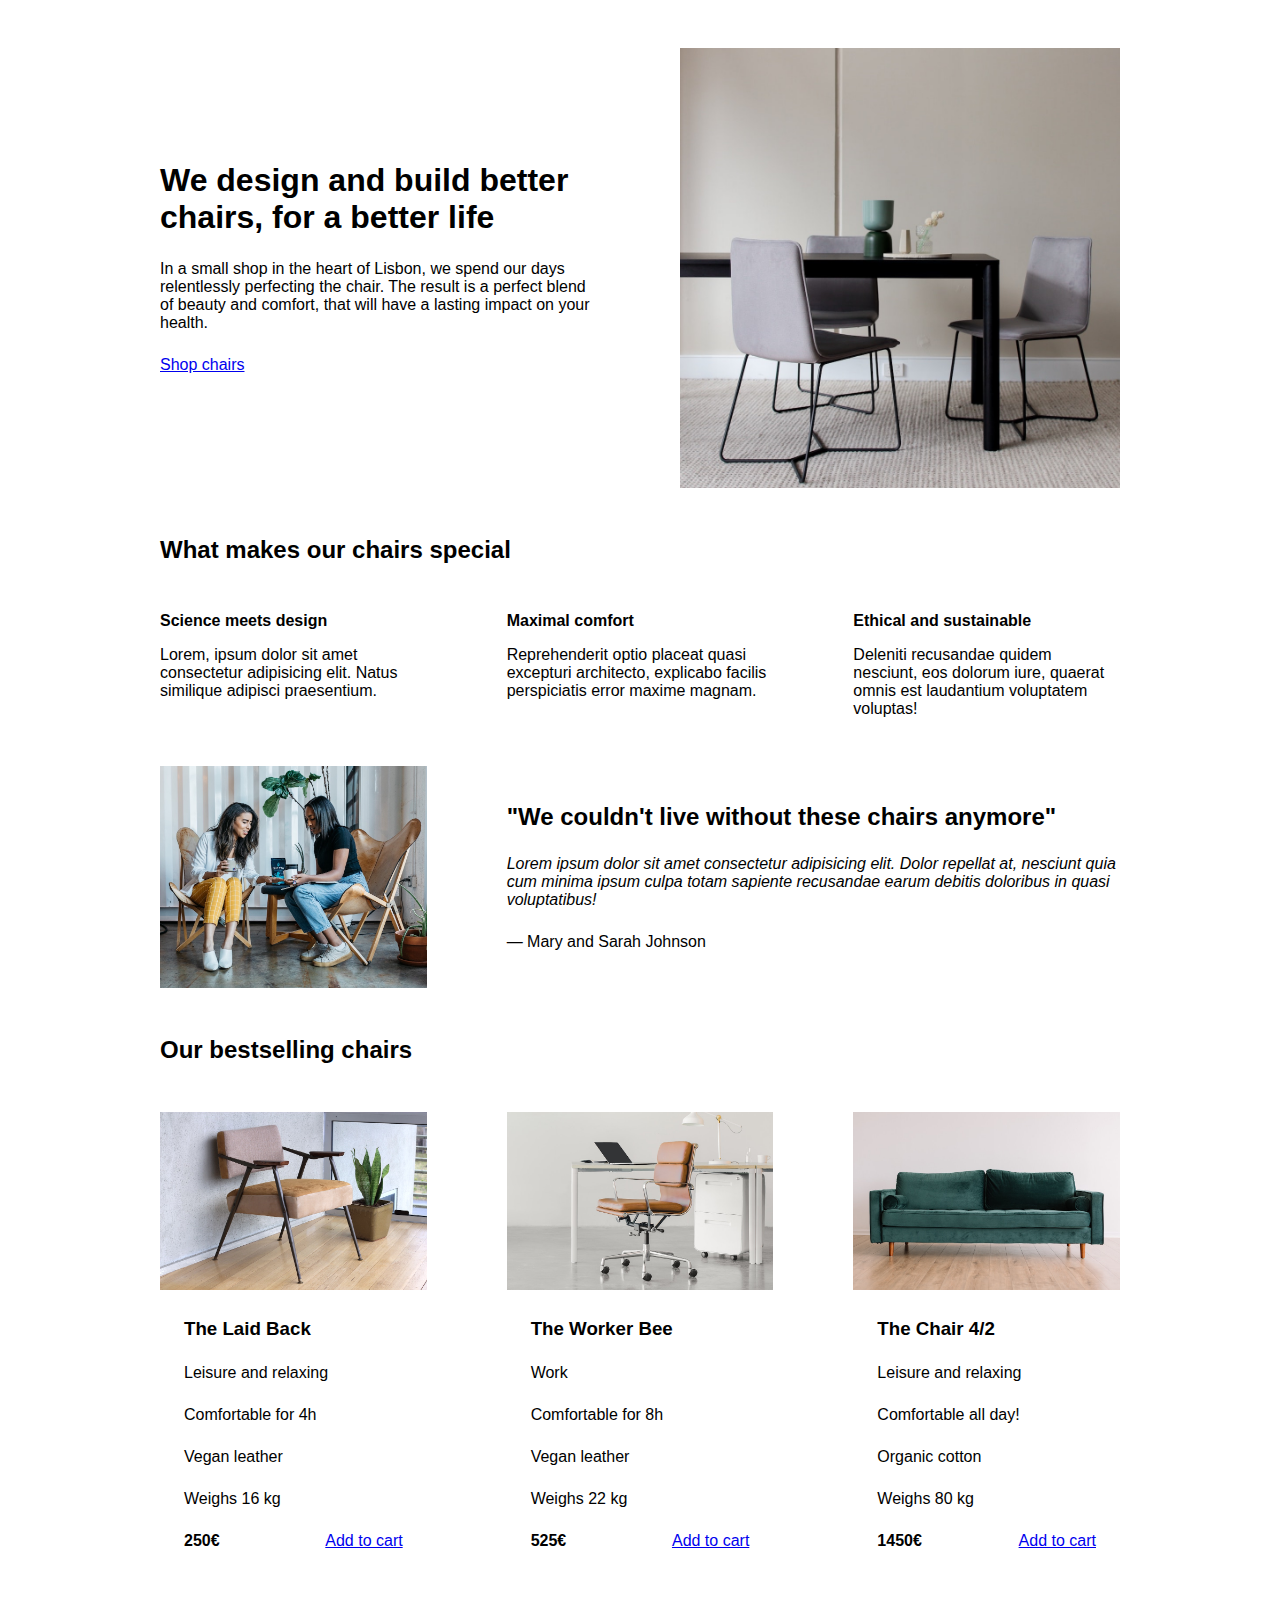
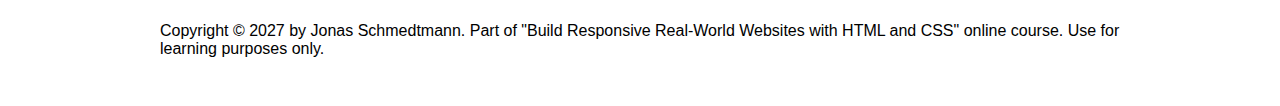
<file: html-css-course-master/starter/05-Design/index.html>
<!DOCTYPE html>
<html lang="en">
  <head>
    <meta charset="UTF-8" />
    <meta http-equiv="X-UA-Compatible" content="IE=edge" />
    <meta name="viewport" content="width=device-width, initial-scale=1.0" />

    <link rel="stylesheet" href="style.css" />
    <title>Lisbon Chair Shop</title>
  </head>
  <body>
    <div class="container">
      <header>
        <div class="header-text-box">
          <h1>We design and build better chairs, for a better life</h1>
          <p class="header-text">
            In a small shop in the heart of Lisbon, we spend our days
            relentlessly perfecting the chair. The result is a perfect blend of
            beauty and comfort, that will have a lasting impact on your health.
          </p>
          <a class="btn btn--big" href="#">Shop chairs</a>
        </div>
        <img src="hero.jpg" alt="Photo" />
      </header>

      <section>
        <h2>What makes our chairs special</h2>
        <div class="grid-3-cols">
          <div>
            <p class="features-title"><strong>Science meets design</strong></p>
            <p class="features-text">
              Lorem, ipsum dolor sit amet consectetur adipisicing elit. Natus
              similique adipisci praesentium.
            </p>
          </div>

          <div>
            <p class="features-title">
              <strong>Maximal comfort</strong>
            </p>
            <p class="features-text">
              Reprehenderit optio placeat quasi excepturi architecto, explicabo
              facilis perspiciatis error maxime magnam.
            </p>
          </div>

          <div>
            <p class="features-title">
              <strong>Ethical and sustainable</strong>
            </p>
            <p class="features-text">
              Deleniti recusandae quidem nesciunt, eos dolorum iure, quaerat
              omnis est laudantium voluptatem voluptas!
            </p>
          </div>
        </div>
      </section>

      <section class="testimonial-section">
        <div class="grid-3-cols">
          <img src="customers.jpg" alt="People sitting on chairs" />
          <div class="testimonial-box">
            <h2>"We couldn't live without these chairs anymore"</h2>
            <blockquote class="testimonial-text">
              Lorem ipsum dolor sit amet consectetur adipisicing elit. Dolor
              repellat at, nesciunt quia cum minima ipsum culpa totam sapiente
              recusandae earum debitis doloribus in quasi voluptatibus!
            </blockquote>
            <p class="testimonial-author">&mdash; Mary and Sarah Johnson</p>
          </div>
        </div>
      </section>

      <section>
        <h2>Our bestselling chairs</h2>
        <div class="grid-3-cols">
          <figure class="chair">
            <img src="chair-1.jpg" alt="Chair" />
            <div class="chair-box">
              <h3>The Laid Back</h3>
              <ul class="chair-details">
                <li>
                  <!-- Span is a generic INLINE text element, it doesn't have any meaning. It's like a div element, but inline -->
                  <span>Leisure and relaxing</span>
                </li>
                <li>
                  <span>Comfortable for 4h</span>
                </li>
                <li>
                  <span>Vegan leather</span>
                </li>
                <li>
                  <span>Weighs 16 kg</span>
                </li>
              </ul>
              <div class="chair-price">
                <strong>250€</strong>
                <a href="#" class="btn btn--small">Add to cart</a>
              </div>
            </div>
          </figure>

          <figure class="chair">
            <img src="chair-2.jpg" alt="Chair" />
            <div class="chair-box">
              <h3>The Worker Bee</h3>
              <ul class="chair-details">
                <li>
                  <span>Work</span>
                </li>
                <li>
                  <span>Comfortable for 8h</span>
                </li>
                <li>
                  <span>Vegan leather</span>
                </li>
                <li>
                  <span>Weighs 22 kg</span>
                </li>
              </ul>
              <div class="chair-price">
                <strong>525€</strong>
                <a href="#" class="btn btn--small">Add to cart</a>
              </div>
            </div>
          </figure>

          <figure class="chair">
            <img src="chair-3.jpg" alt="Chair" />
            <div class="chair-box">
              <h3>The Chair 4/2</h3>
              <ul class="chair-details">
                <li>
                  <span>Leisure and relaxing</span>
                </li>
                <li>
                  <span>Comfortable all day!</span>
                </li>
                <li>
                  <span>Organic cotton</span>
                </li>
                <li>
                  <span>Weighs 80 kg</span>
                </li>
              </ul>
              <div class="chair-price">
                <strong>1450€</strong>
                <a href="#" class="btn btn--small">Add to cart</a>
              </div>
            </div>
          </figure>
        </div>
      </section>

      <footer>
        Copyright &copy; 2027 by Jonas Schmedtmann. Part of "Build Responsive
        Real-World Websites with HTML and CSS" online course. Use for learning
        purposes only.
      </footer>
    </div>
  </body>
</html>
</file>
<file: 03-CSS-Fundamentals/style.css>
*{
  /* Universal selector - things like you can not put in body, like border-top, can be put here
  and universal selector applies to all elements and there is no inheritance involved like the body element inheritance. */
  border-top:10px solid #1098ad; /*All elements now have this border-top*/
}

body {
  /* Inheritance: All other elements inherit the values that are written here which can be overridden in child element properties if wanted */
  /* Not all properties get inherited. It's mostly the ones that are related to text, e.g.,
  font-family, font-size, font-weight, font-style, color, line-height, letter-spacing,
  text-align, text-transform, text-shadow, list-style, etc.*/
  color: #444;
  font-family: sans-serif;
  border-top: 10px solid red;
}

h1,
h2,
h3 {
  color: #1098ad;
}

h1 {
  /* color:#1098ad; if this is enabled, then this will override the inherited color style from the body element*/
  font-size: 26px;
  text-transform: uppercase;
  font-style: italic;
}

h2 {
  font-size: 40px;
}

h3 {
  font-size: 30px;
}

h4 {
  font-size: 20px;
  text-transform: uppercase;
  text-align: center;
}

p {
  font-size: 22px;
  line-height: 1.5;
}

li {
  font-size: 20px;
}

/* footer p {
 Descendant selector: This will select all the p elements inside the footer element and apply the following CSS changes.
  font-size: 16px;
} */

/* article header p {
  Nested Descendant selector: Apply the following styling to all p elements withing article header element.
  font-style: italic;
} */

#author {
  /* id selector */
  /* We can use the id only once */
  /* In real world, we never use ids, instead we use classes. By using classes, we are prepared for the future. */
  font-style: italic;
  font-size: 18px;
}

#copyright {
  /* copyright selector */
  font-size: 16px;
}

.related {
  /* Class attribute can be used by multiple elements */
  list-style: none;
}

.related-author {
  font-size: 18px;
  font-weight: bold;
}

.main-header {
  /* Using hexadecimal notation/numbers */
  /* In practice, we mostly use hexadecimal colours, and rgba when we need transparency. */
  /* When colours in all three channels are the same, we get a grey colour, i.e., rgb(0,0,0), rgb(69,69,69), #b7b7b7, #f7f7f7, #444. */
  background-color: #f7f7f7;
}

aside {
  background-color: #f7f7f7;
  border-top: 5px solid #1098ad;
  border-bottom: 5px solid #1098ad;
}

/*
body {
   background-color: blue; 
}
*/

/* .first-li {
  font-weight: bold;
} */

li:first-child {
  /* Pseudo class - all first children of all li elements */
  font-weight: bold;
}

li:last-child {
  /* Pseudo class to select the last child of li element */
  font-style: italic;
}

li:nth-child(2) {
  /* Pseudo class to select second child of li element */
  color: red;
}

li:nth-child(odd) {
  /* Pseudo class to select odd children (first, third, fifth, seventh etc. children) of li element */
  color: orange;
}

/*
li:nth-child(even) {
   color: black; 
}
*/

/* Misconception: this won't work! */
/* The misconception is that this elector here should have selected the first p element inside of the article,
However, this is not how pseudo class actually works. Instead, what CSS will do is to select a p element that is actually
the first cild of the article. If the p element is not the first child, then this styling won't work. */
article p:first-child {
  color: red;
}

/* For our example, this pseudo class will work as the last child of article is actually a p element. */
article p:last-child {
  color: red;
}

/* Styling links using pseudo classes*/
/* These four states are always defined in this exact order; 
  link, 
  visited, 
  hover and 
  active*/
a:link {
  /* This pseudo class will target all of anchor elements that have a href attribute. */
  color: #1098ad;
  text-decoration: none;
}

a:visited {
  /* color: #777; */
  /* We don't normally change the styles/colours of visited links. They are generally same as the other un-visited links. */
  color: #1098ad;
}

a:hover {
  color: orangered;
  font-weight: bold;
  text-decoration: underline orangered;
  /* Some other options */
  /* text-decoration: underline dotted orangered;
  text-decoration: underline wavy orangered; */
}

a:active {
  /* How the anchor element will look like during the duration of a click. */
  background-color: black;
  font-style: italic;
}

nav {
  /* All elements (strong and a elements for this example) inside nav element will have the following font-size */
  font-size: 18px;
}

/*LVHA*/

/* Resolving conflicts */
/* #copyright {
  color: black;
} */

/* .copyright {
  color: blue;
} */

/* .text {
  color: yellow;
} */

/* footer p {
  color: green !important; /*!imortant keyword will set the colour to green, but we should avoid using this keyword as it is a hack.*/
} */

/*This is an element selector and as there are a pseudo classes for the a element that set the color, 
this element selector's color setting will simply be ignored and won't be applied.*/
/* a {
  color: red;
} */

/* nav a:link,
nav p {
  font-size: 18px;
} */
</file>
<file: 04-CSS-Layouts/style.css>
* {
  /* border-top: 10px solid #1098ad; */
  margin: 0;
  padding: 0;
}

/* PAGE SECTIONS */
body {
  color: #444;
  font-family: sans-serif;

  border-top: 10px solid #1098ad;
  position: relative;
}

.container {
  width: 1200px;
  /* margin-left: auto;
  margin-right: auto; */
  margin: 0 auto;
  /* display: flex; */
}

.main-header {
  background-color: #f7f7f7;
  /* padding: 20px;
  padding-left: 40px;
  padding-right: 40px; */
  padding: 20px 40px;
  margin-bottom: 60px;
  /* height: 80px; */
}

nav {
  font-size: 18px;
  /* text-align: center; */
}

article {
  margin-bottom: 60px;
}

.post-header {
  margin-bottom: 40px;
  /* position: relative; */
}

aside {
  background-color: #f7f7f7;
  border-top: 5px solid #1098ad;
  border-bottom: 5px solid #1098ad;
  /* padding-top: 50px;
  padding-bottom: 50px; */
  padding: 50px 0;
  /* width: 500px; */
}

/* SMALLER ELEMENTS */
h1,
h2,
h3 {
  color: #1098ad;
}

h1 {
  font-size: 26px;
  text-transform: uppercase;
  font-style: italic;
}

h2 {
  font-size: 40px;
  margin-bottom: 30px;
}

h3 {
  font-size: 30px;
  margin-bottom: 20px;
  margin-top: 40px;
}

h4 {
  font-size: 20px;
  text-transform: uppercase;
  text-align: center;
}

p {
  font-size: 22px;
  line-height: 1.5;
  margin-bottom: 15px;
}

ul,
ol {
  margin-left: 50px;
  margin-bottom: 20px;
}

li {
  font-size: 20px;
  margin-bottom: 10px;
  /* display: inline; */
}

li:last-child {
  margin-bottom: 0;
}

/* footer p {
  font-size: 16px;
} */

/* article header p {
  font-style: italic;
} */

#author {
  font-style: italic;
  font-size: 18px;
}

#copyright {
  font-size: 16px;
}

.related-author {
  font-size: 18px;
  font-weight: bold;
}

/* ul {
  list-style: none;
} */

.related {
  list-style: none;
}

body {
  /* background-color: orangered; */
}

/* .first-li {
  font-weight: bold;
} */

li:first-child {
  font-weight: bold;
}

li:last-child {
  font-style: italic;
  margin-bottom: 0;
}

li:nth-child(even) {
  /* color: red; */
}

/* Misconception: this won't work! */
article p:first-child {
  color: red;
}

/* Styling links */
a:link {
  color: #1098ad;
  text-decoration: none;
}

a:visited {
  /* color: #777; */
  color: #1098ad;
}

a:hover {
  color: orangered;
  font-weight: bold;
  text-decoration: underline orangered;
}

a:active {
  background-color: black;
  font-style: italic;
}
/* LVHA */

.post-img {
  width: 100%;
  height: auto;
}

nav a:link {
  /* background-color: orangered;
  margin: 20px;
  padding: 20px;

  display: block; */

  margin-right: 30px;
  /* margin-top: 10px; */
  display: inline-block;
}

nav a:link:last-child {
  margin-right: 0;
}

button {
  font-size: 22px;
  padding: 20px;
  cursor: pointer;

  position: absolute;
  /* top: 50px;
  left: 50px; */
  bottom: 50px;
  right: 50px;
}

h1::first-letter {
  font-style: normal;
  margin-right: 5px;
}

h3 + p::first-line {
  /* color: red; */
}

h2 {
  /* background-color: orange; */
  position: relative;
}

h2::before {
  content: "TOP";
  background-color: #ffe70e;
  color: #444;
  font-size: 16px;
  font-weight: bold;
  display: inline-block;
  padding: 5px 10px;
  position: absolute;
  top: -10px;
  right: -25px;
}

/* Resolving conflicts */
/* #copyright {
  color: red;
}

.copyright {
  color: blue;
}

.text {
  color: yellow;
}

footer p {
  color: green !important;
} */

/* nav a:link,
nav p {
  font-size: 18px;
} */

/*FLEXBOX*/
.main-header {
  display: flex;
  align-items: center;
  justify-content: space-between;
}

.author-box {
  display: flex;
  align-items: center;
  margin-bottom: 15px;
}

.author {
  margin-bottom: 0;
  margin-left: 15px;
}

.related-post {
  display: flex;
  align-items: center;
  gap: 20px;
  margin-bottom: 5px;
}

.related-link:link {
  font-size: 17px;
  font-weight: bold;
  font-style: normal;
  margin-bottom: 5px;
  display: block;
}

.related-author {
  margin-bottom: 0;
  font-size: 14px;
  font-weight: normal;
  font-style: italic;
}

.row {
  display: flex;
  align-items: flex-start;
  gap: 75px;
  margin-bottom: 60px;
}

article {
  /* flex: 0 0 825px; */
  flex: 1;
  margin-bottom: 0;
}

aside {
  /*
        DEFAULTS: 
        flex-grow: 0;
        flex-shrink: 1;
        flex-basis: auto; 
        */

  flex: 0 0 300px;
  padding-right: 5px;
}
</file>
<file: html-css-course-master/final/03-CSS-Fundamentals/style.css>
* {
  /* border-top: 10px solid #1098ad; */
  margin: 0;
  padding: 0;
}

/* PAGE SECTIONS */
body {
  color: #444;
  font-family: sans-serif;

  border-top: 10px solid #1098ad;
  position: relative;
}

.container {
  width: 800px;
  /* margin-left: auto;
  margin-right: auto; */
  margin: 0 auto;
}

.main-header {
  background-color: #f7f7f7;
  /* padding: 20px;
  padding-left: 40px;
  padding-right: 40px; */
  padding: 20px 40px;
  margin-bottom: 60px;
  /* height: 80px; */
}

nav {
  font-size: 18px;
  /* text-align: center; */
}

article {
  margin-bottom: 60px;
}

.post-header {
  margin-bottom: 40px;
  /* position: relative; */
}

aside {
  background-color: #f7f7f7;
  border-top: 5px solid #1098ad;
  border-bottom: 5px solid #1098ad;
  /* padding-top: 50px;
  padding-bottom: 50px; */
  padding: 50px 0;
  width: 500px;
}

/* SMALLER ELEMENTS */
h1,
h2,
h3 {
  color: #1098ad;
}

h1 {
  font-size: 26px;
  text-transform: uppercase;
  font-style: italic;
}

h2 {
  font-size: 40px;
  margin-bottom: 30px;
}

h3 {
  font-size: 30px;
  margin-bottom: 20px;
  margin-top: 40px;
}

h4 {
  font-size: 20px;
  text-transform: uppercase;
  text-align: center;
}

p {
  font-size: 22px;
  line-height: 1.5;
  margin-bottom: 15px;
}

ul,
ol {
  margin-left: 50px;
  margin-bottom: 20px;
}

li {
  font-size: 20px;
  margin-bottom: 10px;
  /* display: inline; */
}

li:last-child {
  margin-bottom: 0;
}

/* footer p {
  font-size: 16px;
} */

/* article header p {
  font-style: italic;
} */

#author {
  font-style: italic;
  font-size: 18px;
}

#copyright {
  font-size: 16px;
}

.related-author {
  font-size: 18px;
  font-weight: bold;
}

/* ul {
  list-style: none;
} */

.related {
  list-style: none;
}

body {
  /* background-color: orangered; */
}

/* .first-li {
  font-weight: bold;
} */

li:first-child {
  font-weight: bold;
}

li:last-child {
  font-style: italic;
}

li:nth-child(even) {
  /* color: red; */
}

/* Misconception: this won't work! */
article p:first-child {
  color: red;
}

/* Styling links */
a:link {
  color: #1098ad;
  text-decoration: none;
}

a:visited {
  /* color: #777; */
  color: #1098ad;
}

a:hover {
  color: orangered;
  font-weight: bold;
  text-decoration: underline orangered;
}

a:active {
  background-color: black;
  font-style: italic;
}
/* LVHA */

.post-img {
  width: 100%;
  height: auto;
}

nav a:link {
  /* background-color: orangered;
  margin: 20px;
  padding: 20px;

  display: block; */

  margin-right: 30px;
  margin-top: 10px;
  display: inline-block;
}

nav a:link:last-child {
  margin-right: 0;
}

button {
  font-size: 22px;
  padding: 20px;
  cursor: pointer;

  position: absolute;
  /* top: 50px;
  left: 50px; */
  bottom: 50px;
  right: 50px;
}

h1::first-letter {
  font-style: normal;
  margin-right: 5px;
}

h3 + p::first-line {
  /* color: red; */
}

h2 {
  /* background-color: orange; */
  position: relative;
}

h2::before {
  content: "TOP";
  background-color: #ffe70e;
  color: #444;
  font-size: 16px;
  font-weight: bold;
  display: inline-block;
  padding: 5px 10px;
  position: absolute;
  top: -10px;
  right: -25px;
}

/* Resolving conflicts */
/* #copyright {
  color: red;
}

.copyright {
  color: blue;
}

.text {
  color: yellow;
}

footer p {
  color: green !important;
} */

/* nav a:link,
nav p {
  font-size: 18px;
} */
</file>
<file: html-css-course-master/final/04-CSS-Layouts/style.css>
* {
  /* border-top: 10px solid #1098ad; */
  margin: 0;
  padding: 0;
  box-sizing: border-box;
}

/* PAGE SECTIONS */
body {
  color: #444;
  font-family: sans-serif;

  border-top: 10px solid #1098ad;
  position: relative;
}

.container {
  width: 1200px;
  /* margin-left: auto;
  margin-right: auto; */
  margin: 0 auto;
}

.main-header {
  background-color: #f7f7f7;
  /* padding: 20px;
  padding-left: 40px;
  padding-right: 40px; */
  padding: 20px 40px;
  /* margin-bottom: 60px; */
  /* height: 80px; */
}

nav {
  font-size: 18px;
  /* text-align: center; */
}

article {
  /* margin-bottom: 60px; */
}

.post-header {
  margin-bottom: 40px;
  /* position: relative; */
}

aside {
  background-color: #f7f7f7;
  border-top: 5px solid #1098ad;
  border-bottom: 5px solid #1098ad;
  padding: 50px 40px;
}

/* SMALLER ELEMENTS */
h1,
h2,
h3 {
  color: #1098ad;
}

h1 {
  font-size: 26px;
  text-transform: uppercase;
  font-style: italic;
}

h2 {
  font-size: 40px;
  margin-bottom: 30px;
}

h3 {
  font-size: 30px;
  margin-bottom: 20px;
  margin-top: 40px;
}

h4 {
  font-size: 20px;
  text-transform: uppercase;
  text-align: center;
  margin-bottom: 30px;
}

p {
  font-size: 22px;
  line-height: 1.5;
  margin-bottom: 15px;
}

ul,
ol {
  margin-left: 50px;
  margin-bottom: 20px;
}

li {
  font-size: 20px;
  margin-bottom: 10px;
  /* display: inline; */
}

li:last-child {
  margin-bottom: 0;
}

/* footer p {
  font-size: 16px;
} */

/* article header p {
  font-style: italic;
} */

#author {
  font-style: italic;
  font-size: 18px;
}

#copyright {
  font-size: 16px;
}

.related-author {
  font-size: 18px;
  font-weight: bold;
}

/* ul {
  list-style: none;
} */

.related {
  list-style: none;
  margin-left: 0;
}

body {
  /* background-color: orangered; */
}

/* .first-li {
  font-weight: bold;
} */

li:first-child {
  font-weight: bold;
}

li:last-child {
  font-style: italic;
}

li:nth-child(even) {
  /* color: red; */
}

/* Misconception: this won't work! */
article p:first-child {
  color: red;
}

/* Styling links */
a:link {
  color: #1098ad;
  text-decoration: none;
}

a:visited {
  /* color: #777; */
  color: #1098ad;
}

a:hover {
  color: orangered;
  font-weight: bold;
  text-decoration: underline orangered;
}

a:active {
  background-color: black;
  font-style: italic;
}
/* LVHA */

.post-img {
  width: 100%;
  height: auto;
}

nav a:link {
  /* background-color: orangered;
  margin: 20px;
  padding: 20px;

  display: block; */

  margin-right: 30px;
  display: inline-block;
}

nav a:link:last-child {
  margin-right: 0;
}

button {
  font-size: 22px;
  padding: 20px;
  cursor: pointer;

  position: absolute;
  /* top: 50px;
  left: 50px; */
  bottom: 50px;
  right: 50px;
}

h1::first-letter {
  font-style: normal;
  margin-right: 5px;
}

h3 + p::first-line {
  /* color: red; */
}

h2 {
  /* background-color: orange; */
  position: relative;
}

h2::before {
  content: "TOP";
  background-color: #ffe70e;
  color: #444;
  font-size: 16px;
  font-weight: bold;
  display: inline-block;
  padding: 5px 10px;
  position: absolute;
  top: -10px;
  right: -25px;
}

/* Resolving conflicts */
/* #copyright {
  color: red;
}

.copyright {
  color: blue;
}

.text {
  color: yellow;
}

footer p {
  color: green !important;
} */

/* nav a:link,
nav p {
  font-size: 18px;
} */

/* FLOATS */
/*
.author-img {
  float: left;
  margin-bottom: 20px;
}

.author {
  float: left;
  margin-top: 10px;
  margin-left: 20px;
}

h1 {
  float: left;
}

nav {
  float: right;
}

.clear {
  clear: both;
}

.clearfix::after {
  clear: both;
  content: "";
  display: block;
}

article {
  width: 825px;
  float: left;
}

aside {
  width: 300px;
  float: right;
}

footer {
  clear: both;
}
*/

/* FLEXBOX */
.main-header {
  display: flex;
  align-items: center;
  justify-content: space-between;
}

.author-box {
  display: flex;
  align-items: center;
  margin-bottom: 15px;
}

.author {
  margin-bottom: 0;
  margin-left: 15px;
}

.related-post {
  display: flex;
  align-items: center;
  gap: 20px;
  margin-bottom: 30px;
}

.related-link:link {
  font-size: 17px;
  font-weight: bold;
  font-style: normal;
  margin-bottom: 5px;
  display: block;
}

.related-author {
  margin-bottom: 0;
  font-size: 14px;
  font-weight: normal;
  font-style: italic;
}

/* FLEXBOX LAYOUT */
/* .row {
  display: flex;
  align-items: flex-start;
  gap: 75px;
  margin-bottom: 60px;
}

article {
  flex: 1;
  margin-bottom: 0;
}

aside {
  
  DEFAULTS:
  flex-grow: 0;
  flex-shrink: 1;
  flex-basis: auto;

  flex: 0 0 300px;
} */

/* CSS GRID LAYOUT */
.container {
  display: grid;
  grid-template-columns: 1fr 300px;
  column-gap: 75px;
  row-gap: 60px;
  align-items: start;
}

.main-header {
  /* grid-column: 1 / span 2; */
  grid-column: 1 / -1;
}

article {
}

aside {
}

footer {
  grid-column: 1 / -1;
}
</file>
<file: html-css-course-master/final/05-Design/style.css>
/*
SPACING SYSTEM (px)
2 / 4 / 8 / 12 / 16 / 24 / 32 / 48 / 64 / 80 / 96 / 128

FONT SIZE SYSTEM (px)
10 / 12 / 14 / 16 / 18 / 20 / 24 / 30 / 36 / 44 / 52 / 62 / 74 / 86 / 98
*/

/* 
MAIN COLOR: #087f5b
GREY COLOR: #343a40
*/

* {
  margin: 0;
  padding: 0;
  box-sizing: border-box;
}

/* ------------------------ */
/* GENERAL STYLES */
/* ------------------------ */
body {
  font-family: "Inter", sans-serif;
  color: #343a40;
  border-bottom: 8px solid #087f5b;
}

.container {
  width: 960px;
  margin: 0 auto;
}

header,
section {
  margin-bottom: 96px;
}

h2 {
  margin-bottom: 48px;
  font-size: 36px;
  letter-spacing: -0.5px;
  /* 24 / 30 / 36 */
}

.grid-3-cols {
  display: grid;
  grid-template-columns: repeat(3, 1fr);
  column-gap: 80px;
}

.btn:link,
.btn:visited {
  background-color: #087f5b;
  color: #fff;
  text-decoration: none;
  text-transform: uppercase;
  font-weight: 500;

  display: inline-block;
  border-radius: 100px;
}

.btn:hover,
.btn:active {
  background-color: #099268;
}

.btn--big {
  font-size: 18px;
  padding: 16px 32px;
}

.btn--small {
  font-size: 14px;
  padding: 8px 12px;
}

img {
  border-radius: 12px;
}

/* ------------------------ */
/* COMPONENT STYLES */
/* ------------------------ */

/* HEADER */
header {
  display: grid;
  grid-template-columns: repeat(2, 1fr);
  column-gap: 80px;
  margin-top: 64px;
}

.header-text-box {
  align-self: center;
}

h1 {
  margin-bottom: 32px;
  font-size: 44px;
  line-height: 1.1;
  letter-spacing: -1px;
  /* 44 / 52 / 62 */

  /* text-shadow: 0 5px 5px rgba(0, 0, 0, 0.2); */
}

.header-text {
  margin-bottom: 24px;
  font-size: 18px;
  line-height: 1.7;
}

img {
  width: 100%;
}

/* FEATURES */
.features-icon {
  stroke: #087f5b;
  width: 32px;
  heigh: 32px;
  margin-bottom: 24px;
}

.features-title {
  margin-bottom: 16px;
  font-size: 20px;
}

.features-text {
  font-size: 18px;
  line-height: 1.7;
}

/* TESTIMONIAL */
.testimonial-section {
  background-color: #087f5b;
  color: #fff;
  padding: 24px;
  border-radius: 12px;
}

.testimonial-box {
  grid-column: 2 / -1;
  align-self: center;
}

.testimonial-box h2 {
  margin-bottom: 24px;
  /* 20 / 24 / 30 */
  font-size: 24px;
}

.testimonial-text {
  font-style: italic;
  margin-bottom: 24px;
  font-size: 18px;
  line-height: 1.7;
  color: ##e6fcf5;
}

.testimonial-author {
  color: #c3fae8;
}

/* CHAIRS */
.chair {
  box-shadow: 0 20px 30px 0 rgba(0, 0, 0, 0.07);
  border-radius: 12px;
}

.chair img {
  border-bottom-left-radius: 0;
  border-bottom-right-radius: 0;
}

.chair-box {
  padding: 32px;
}

h3 {
  margin-bottom: 24px;
  font-size: 20px;
}

.chair-details {
  list-style: none;
  margin-bottom: 48px;
}

.chair-details li {
  display: flex;
  align-items: center;
  gap: 12px;
  margin-bottom: 16px;
}

.chair-details li:last-child {
  margin-bottom: 0;
}

.chair-icon {
  stroke: #087f5b;
  width: 24px;
  height: 24px;
}

.chair-price {
  display: flex;
  justify-content: space-between;
  align-items: center;
  font-size: 20px;
}

footer {
  margin-bottom: 48px;
  font-size: 14px;
  color: #495057;
}
</file>
<file: html-css-course-master/starter/05-Design/style.css>
/*
SPACING SYSTEM (px)
2 / 4 / 8 / 12 / 16 / 24 / 32 / 48 / 64 / 80 / 96 / 128

FONT SIZE SYSTEM (px)
10 / 12 / 14 / 16 / 18 / 20 / 24 / 30 / 36 / 44 / 52 / 62 / 74 / 86 / 98
*/

* {
  margin: 0;
  padding: 0;
  box-sizing: border-box;
}

/* ------------------------ */
/* GENERAL STYLES */
/* ------------------------ */
body {
  font-family: sans-serif;
}

.container {
  width: 960px;
  margin: 0 auto;
}

header,
section {
  margin-bottom: 48px;
}

h2 {
  margin-bottom: 48px;
}

.grid-3-cols {
  display: grid;
  grid-template-columns: repeat(3, 1fr);
  column-gap: 80px;
}

/* ------------------------ */
/* COMPONENT STYLES */
/* ------------------------ */

/* HEADER */
header {
  display: grid;
  grid-template-columns: repeat(2, 1fr);
  column-gap: 80px;
  margin-top: 48px;
}

.header-text-box {
  align-self: center;
}

h1 {
  margin-bottom: 24px;
}

.header-text {
  margin-bottom: 24px;
}

img {
  width: 100%;
}

/* FEATURES */
.features-icon {
}

.features-title {
  margin-bottom: 16px;
}

.features-text {
}

/* TESTIMONIAL */
.testimonial-section {
}

.testimonial-box {
  grid-column: 2 / -1;
  align-self: center;
}

.testimonial-box h2 {
  margin-bottom: 24px;
}

.testimonial-text {
  font-style: italic;
  margin-bottom: 24px;
}

/* CHAIRS */
.chair-box {
  padding: 24px;
}

h3 {
  margin-bottom: 24px;
}

.chair-details {
  list-style: none;
  margin-bottom: 24px;
}

.chair-details li {
  display: flex;
  align-items: center;
  gap: 12px;
  margin-bottom: 24px;
}

.chair-details li:last-child {
  margin-bottom: 0;
}

.chair-icon {
}

.chair-price {
  display: flex;
  justify-content: space-between;
}

footer {
  margin-bottom: 48px;
}
</file>
